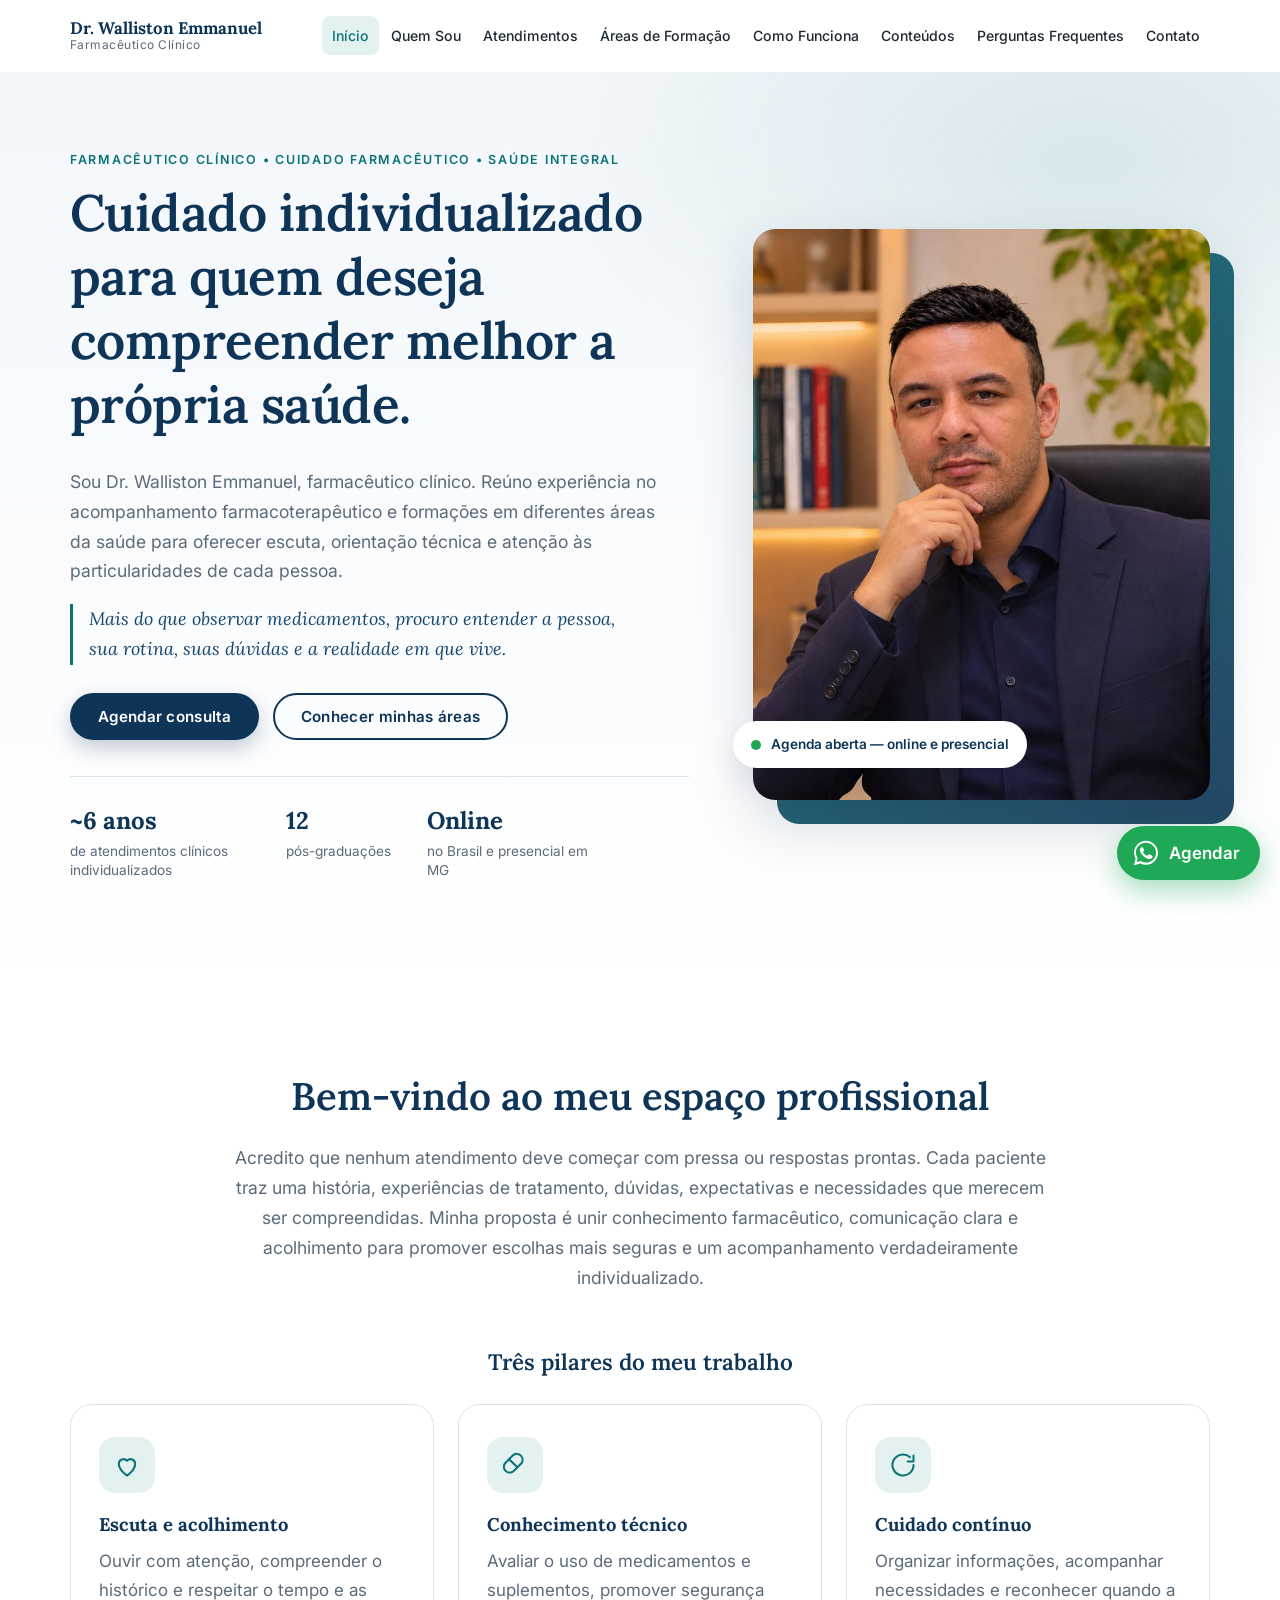
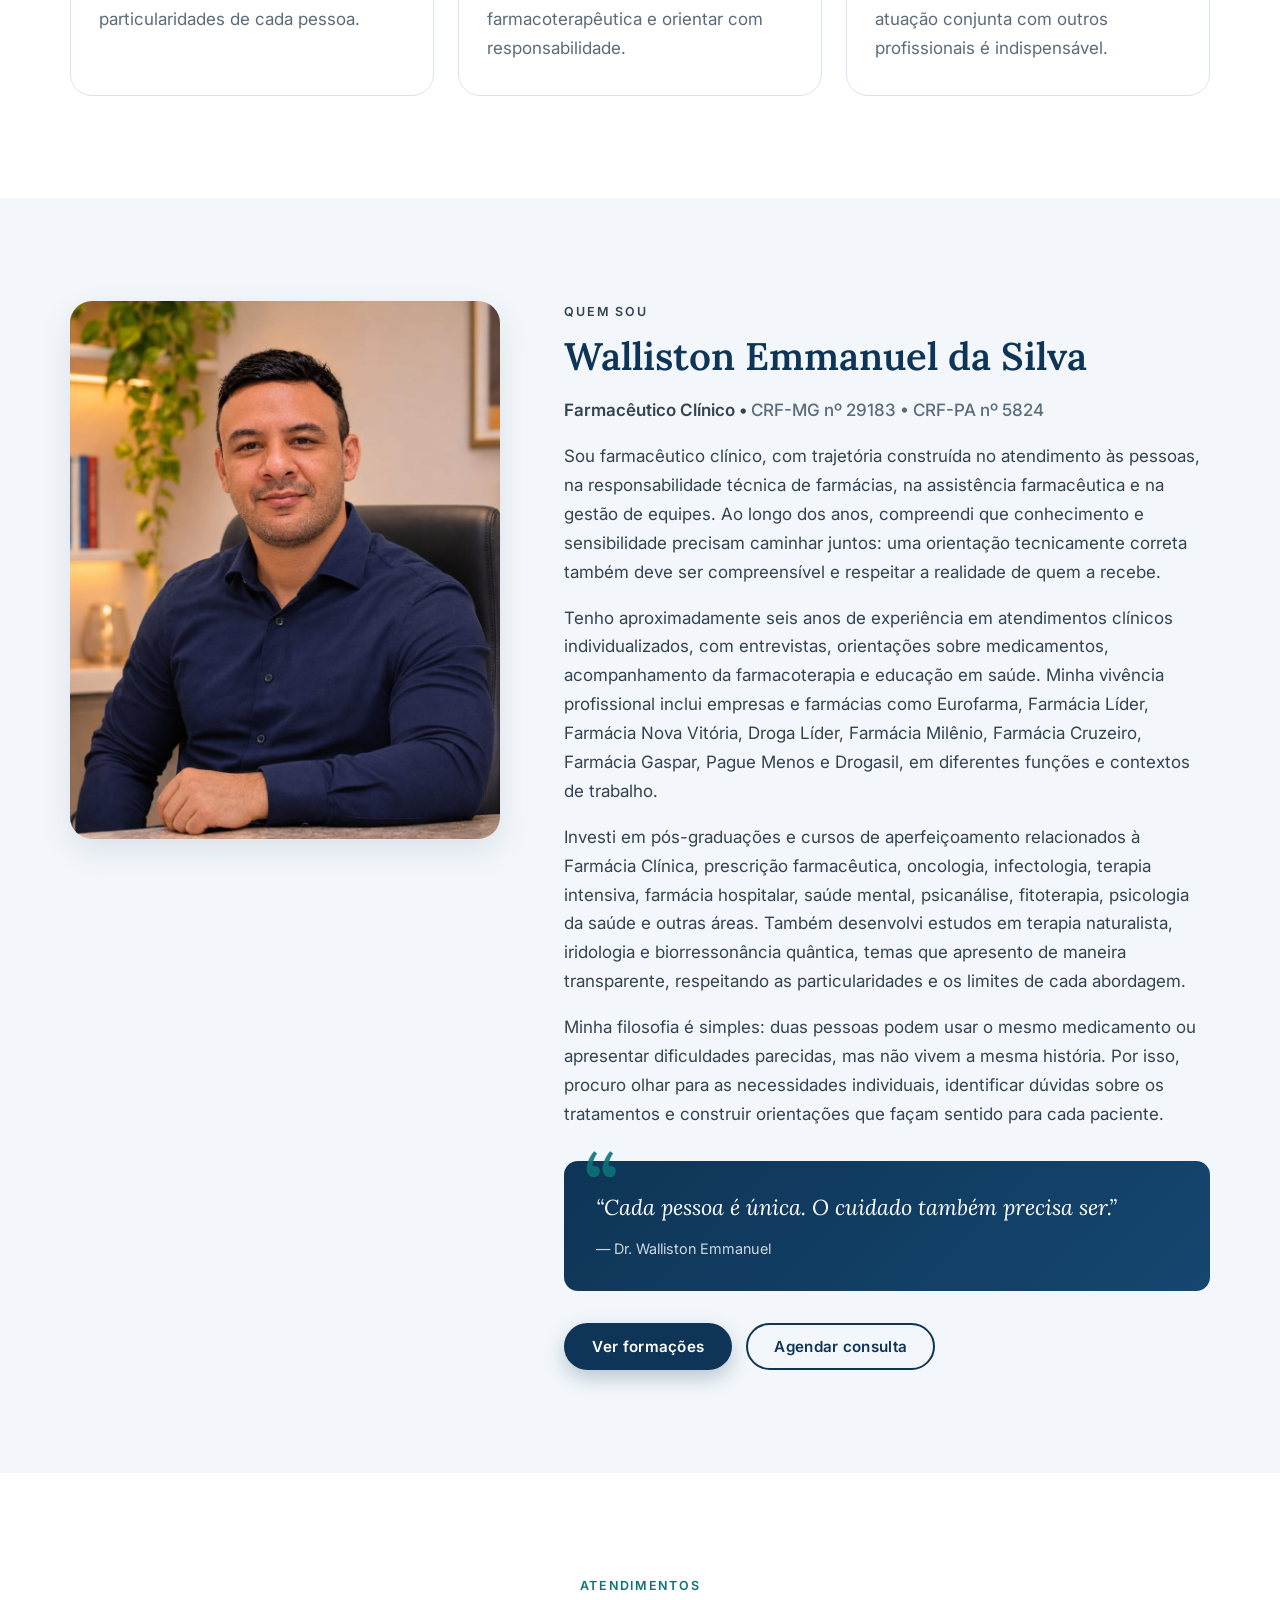
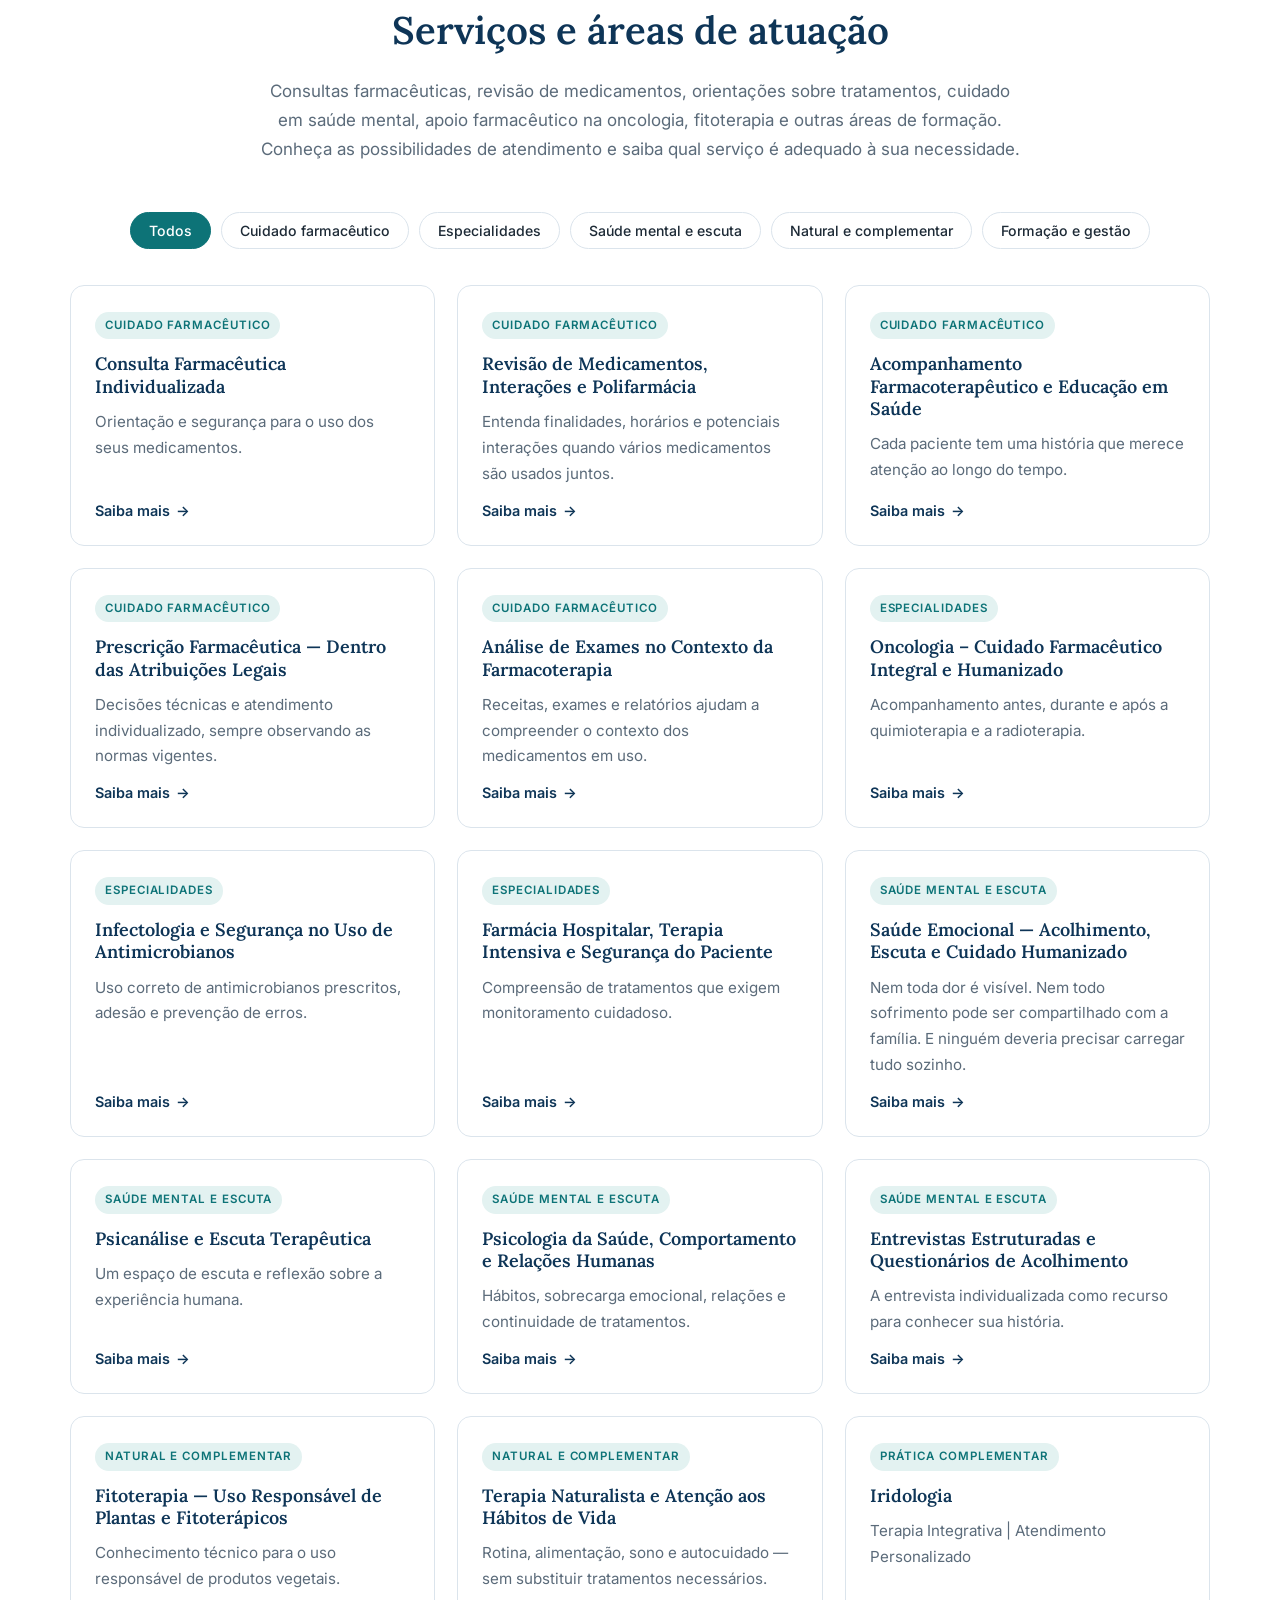
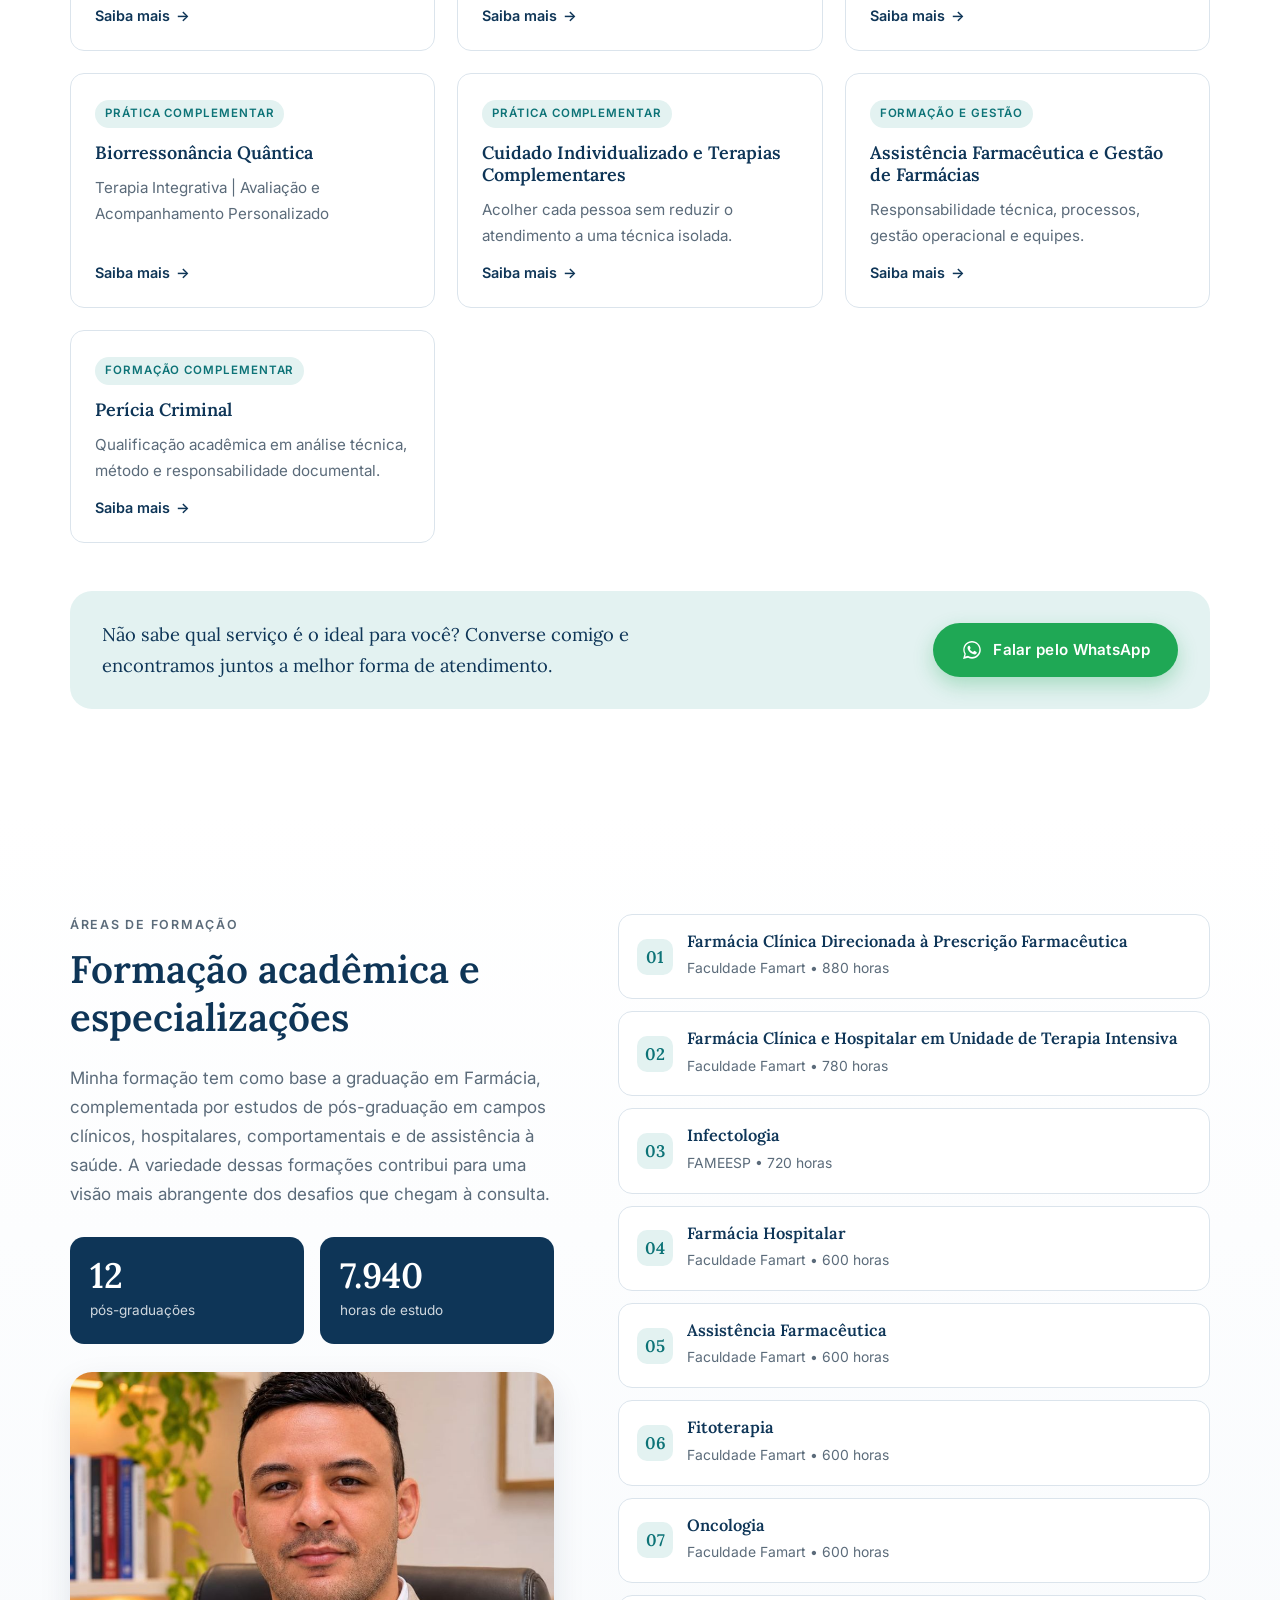
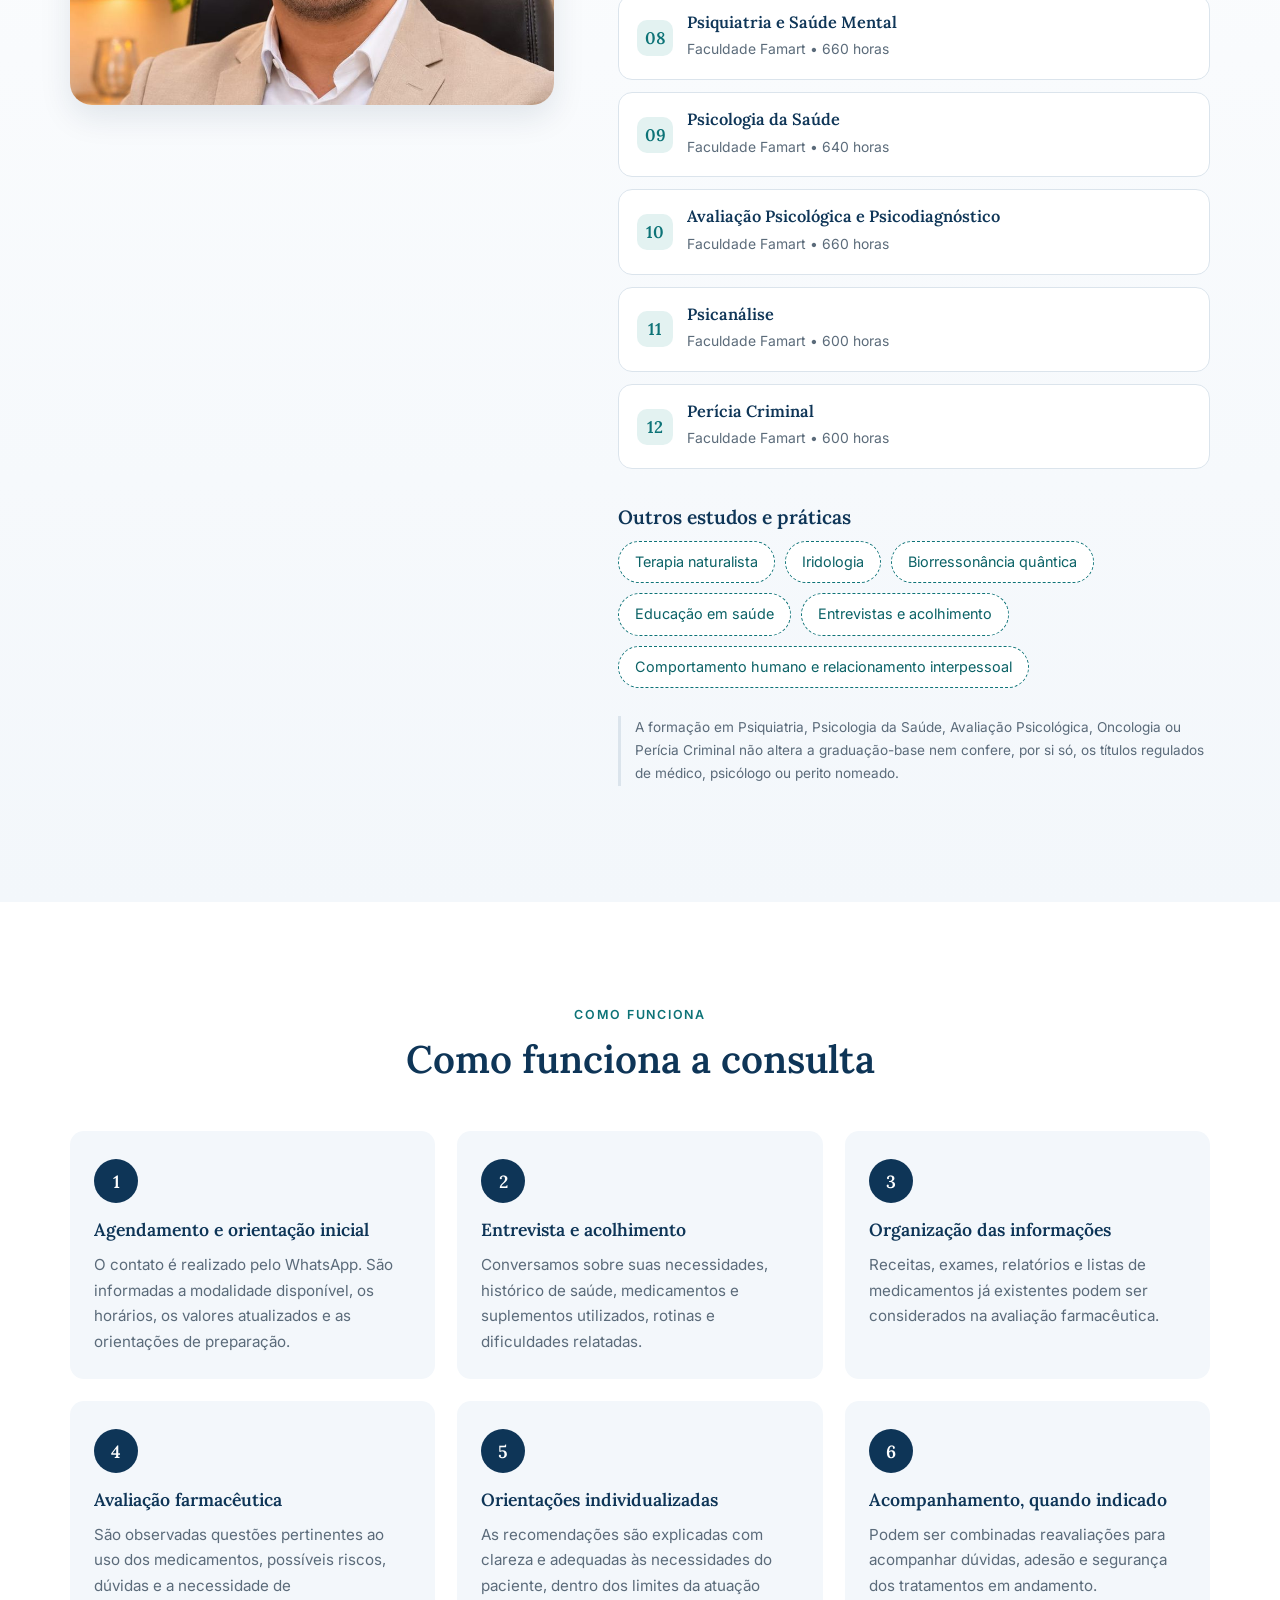
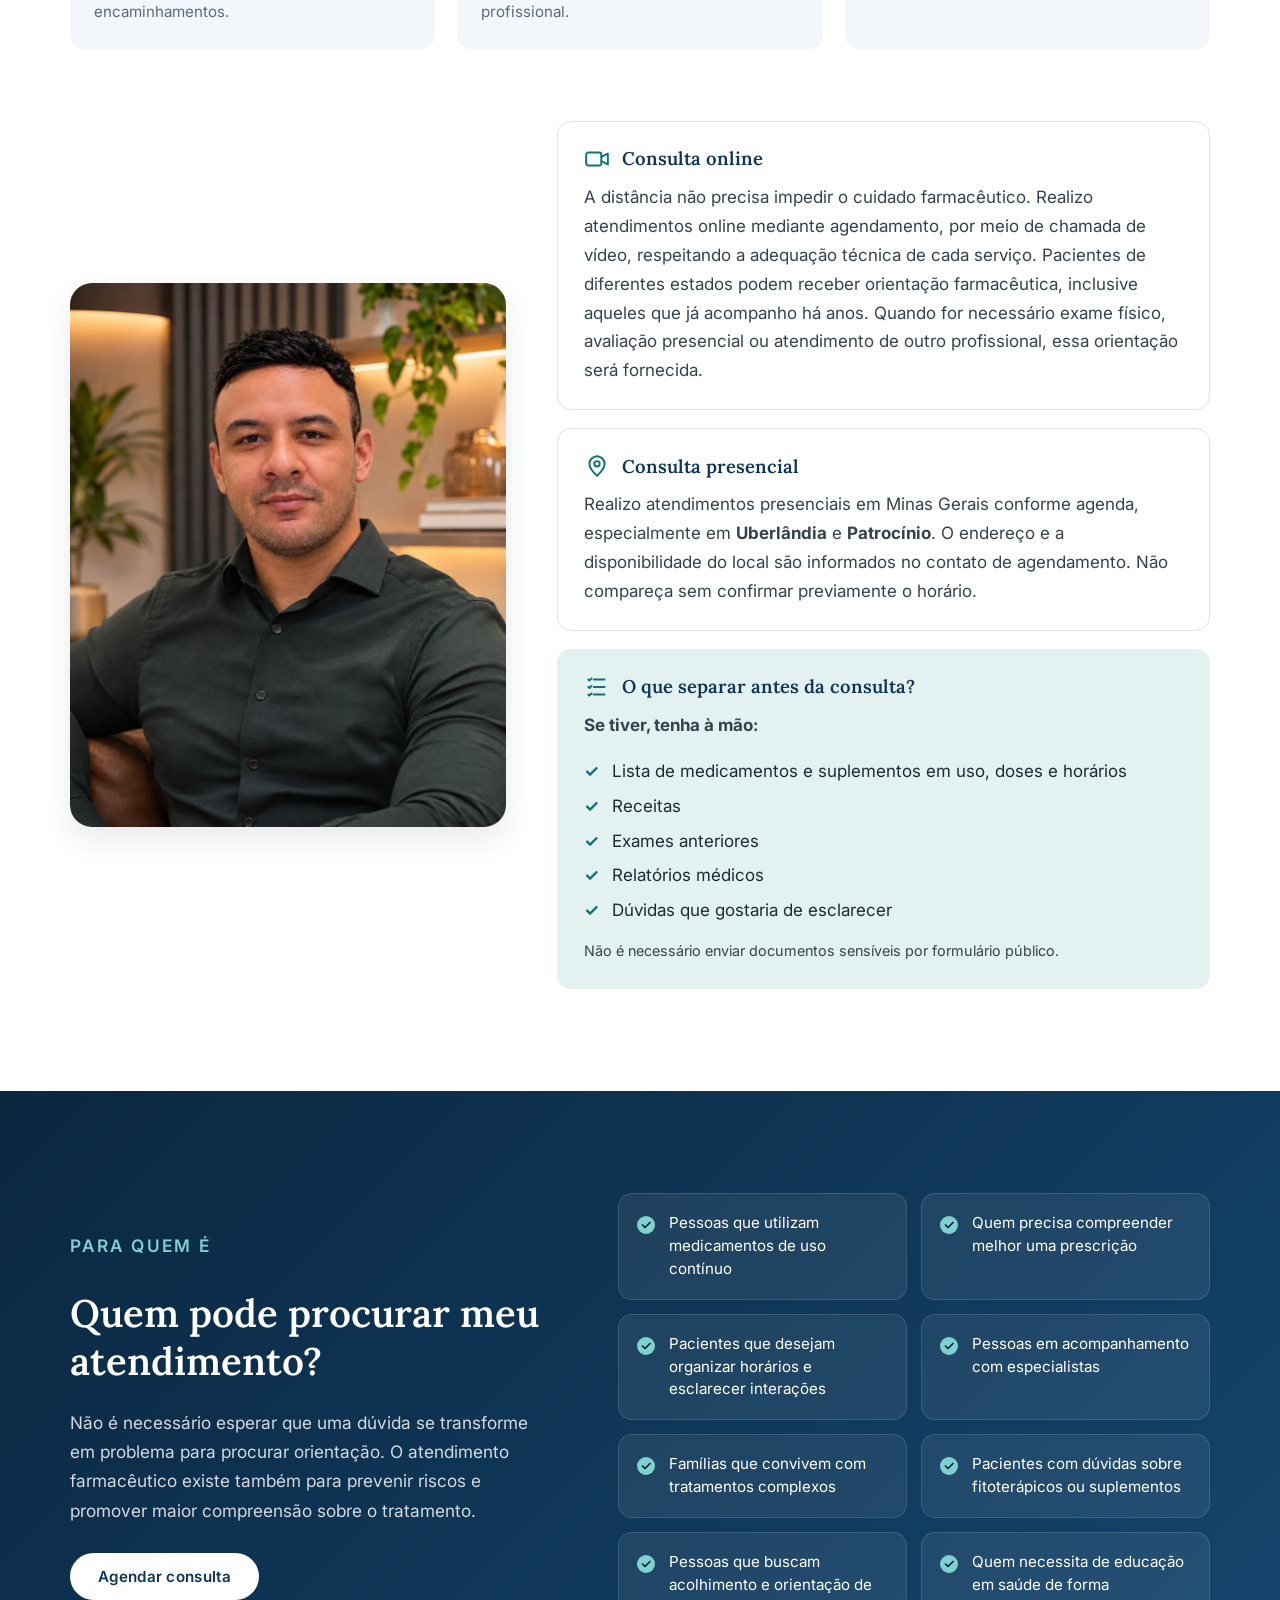
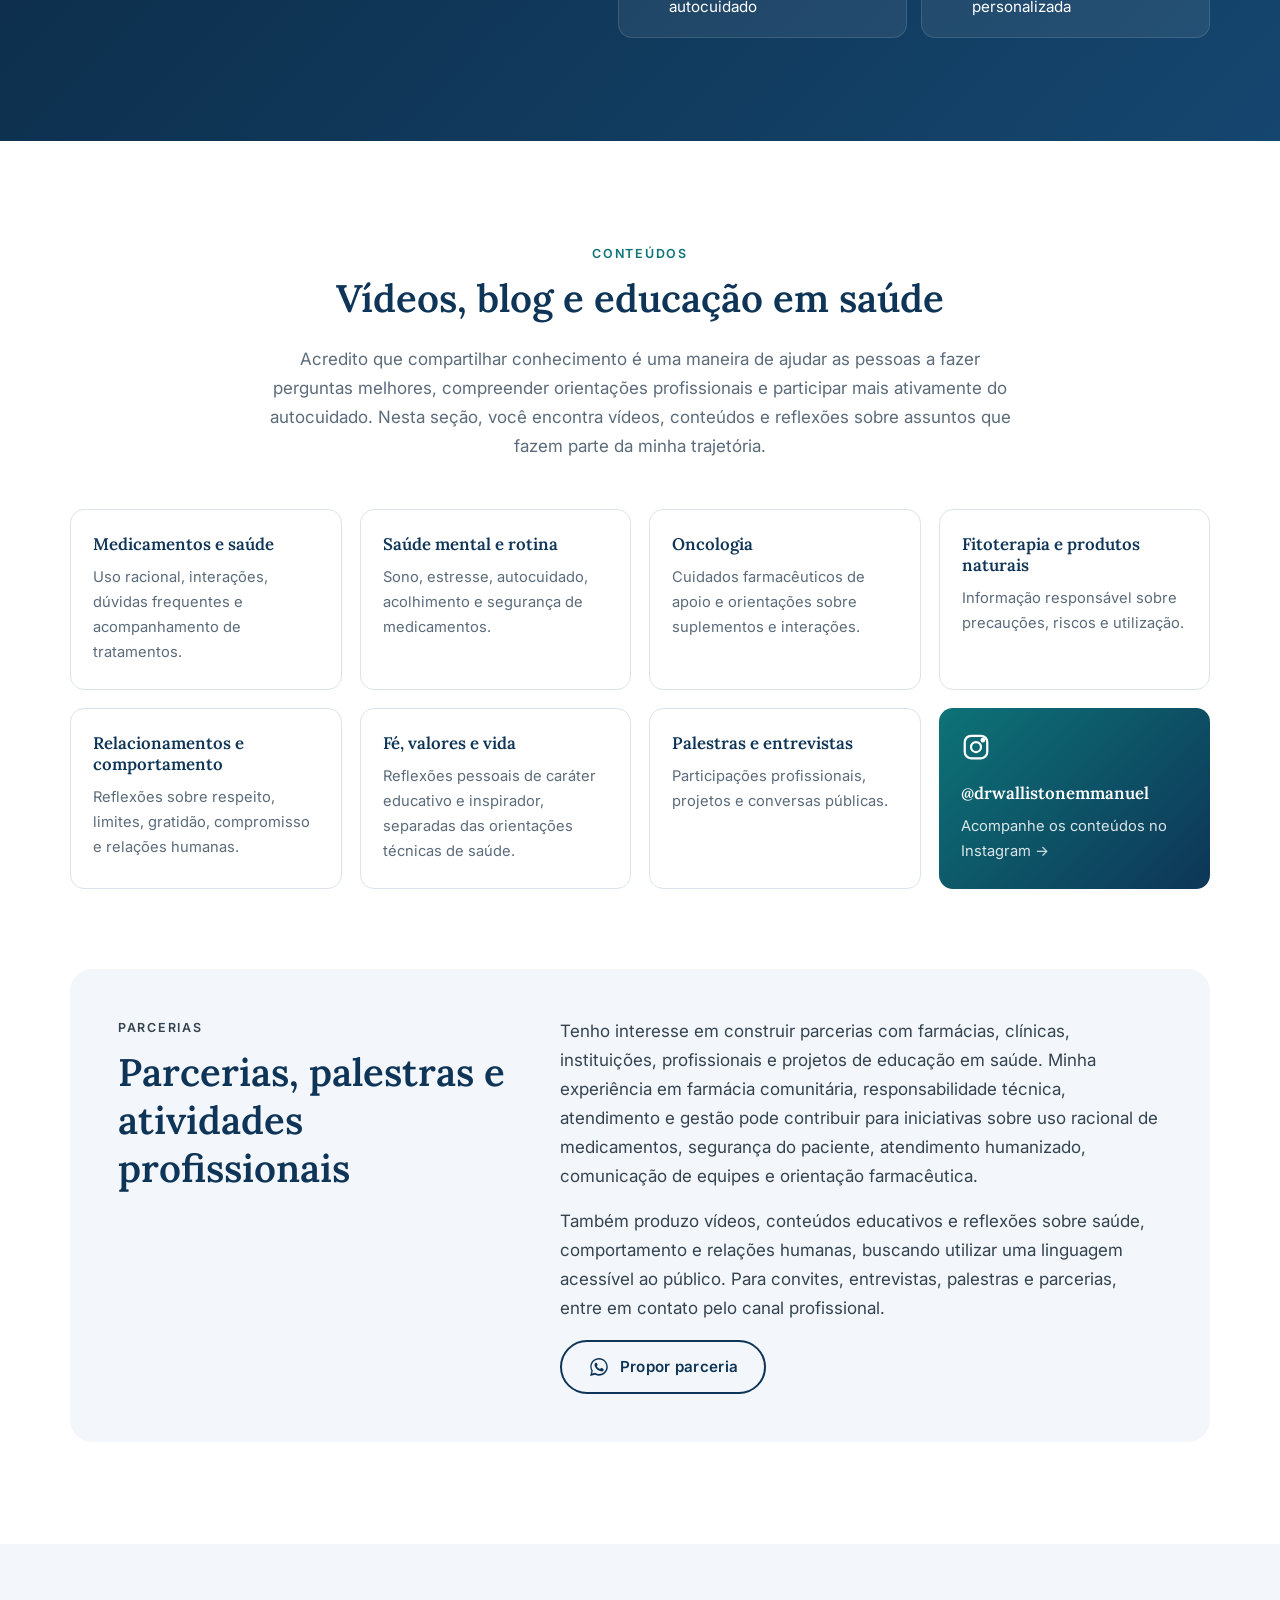
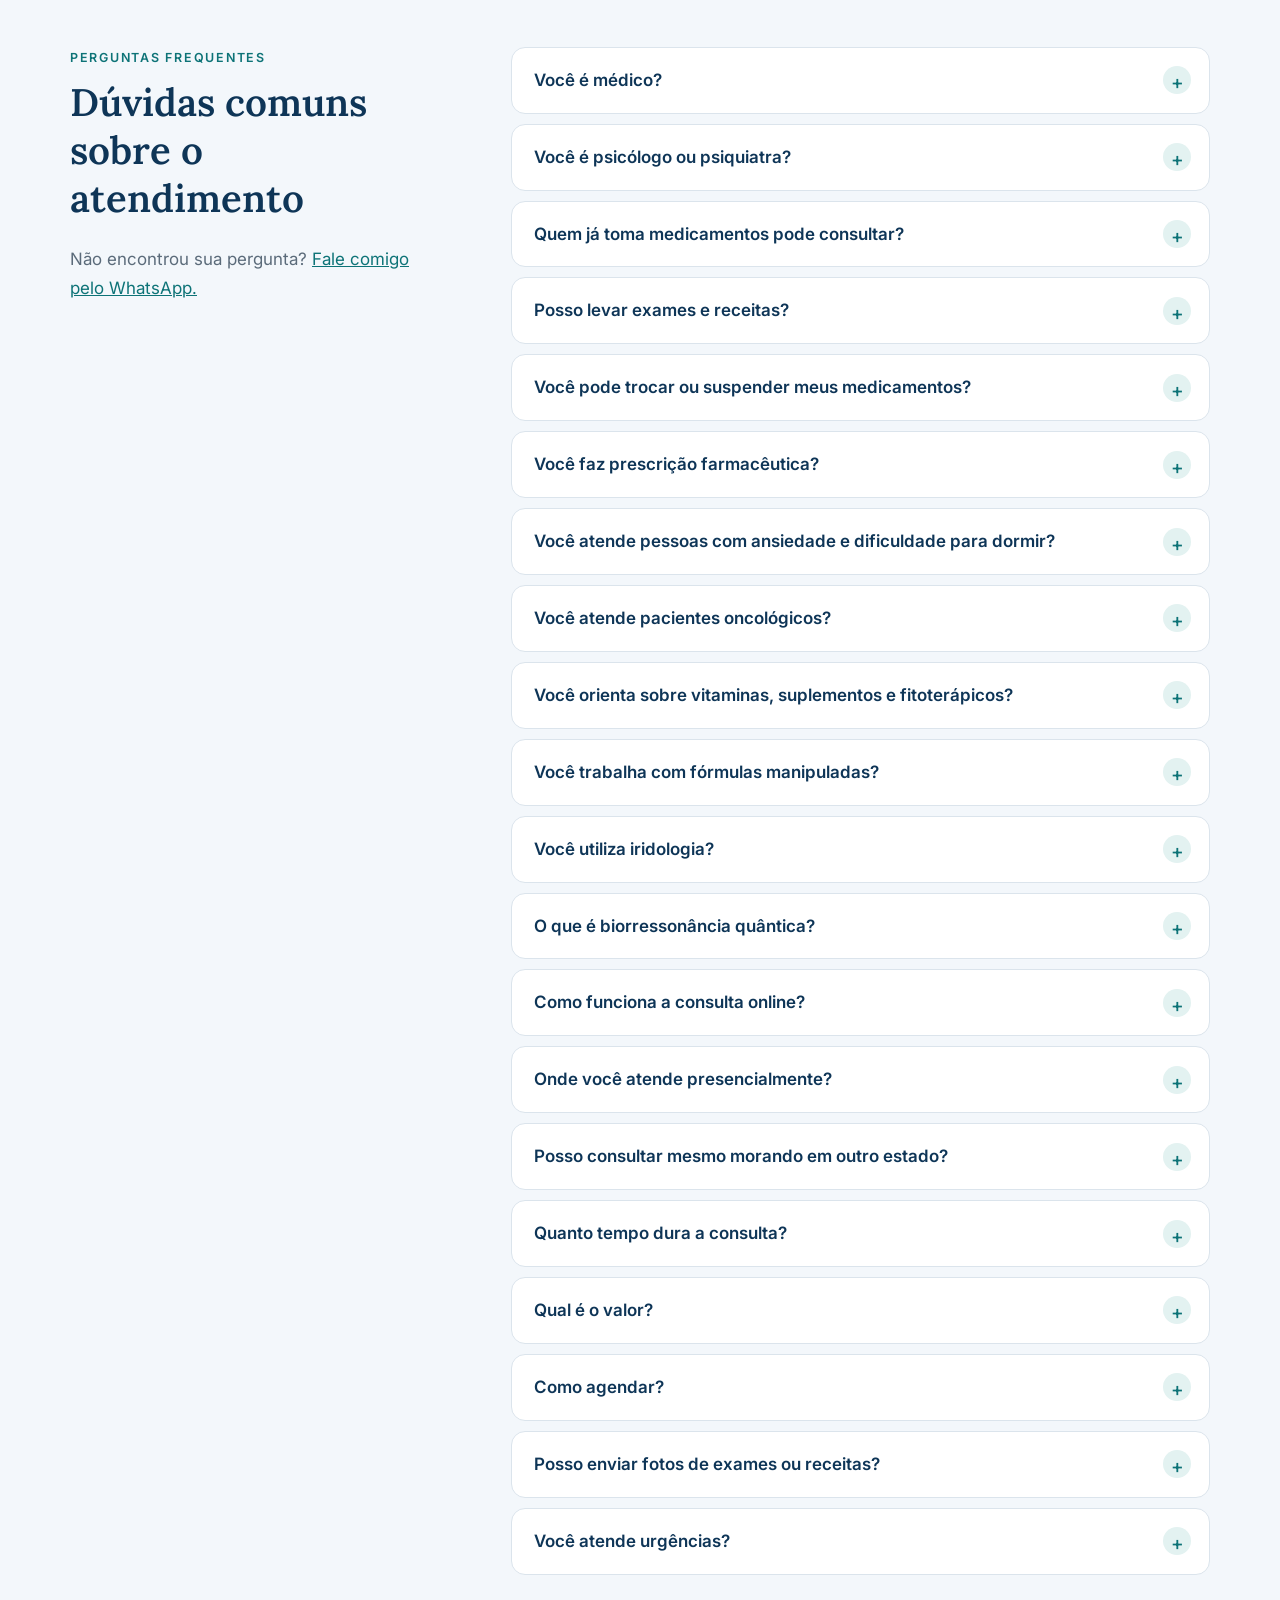
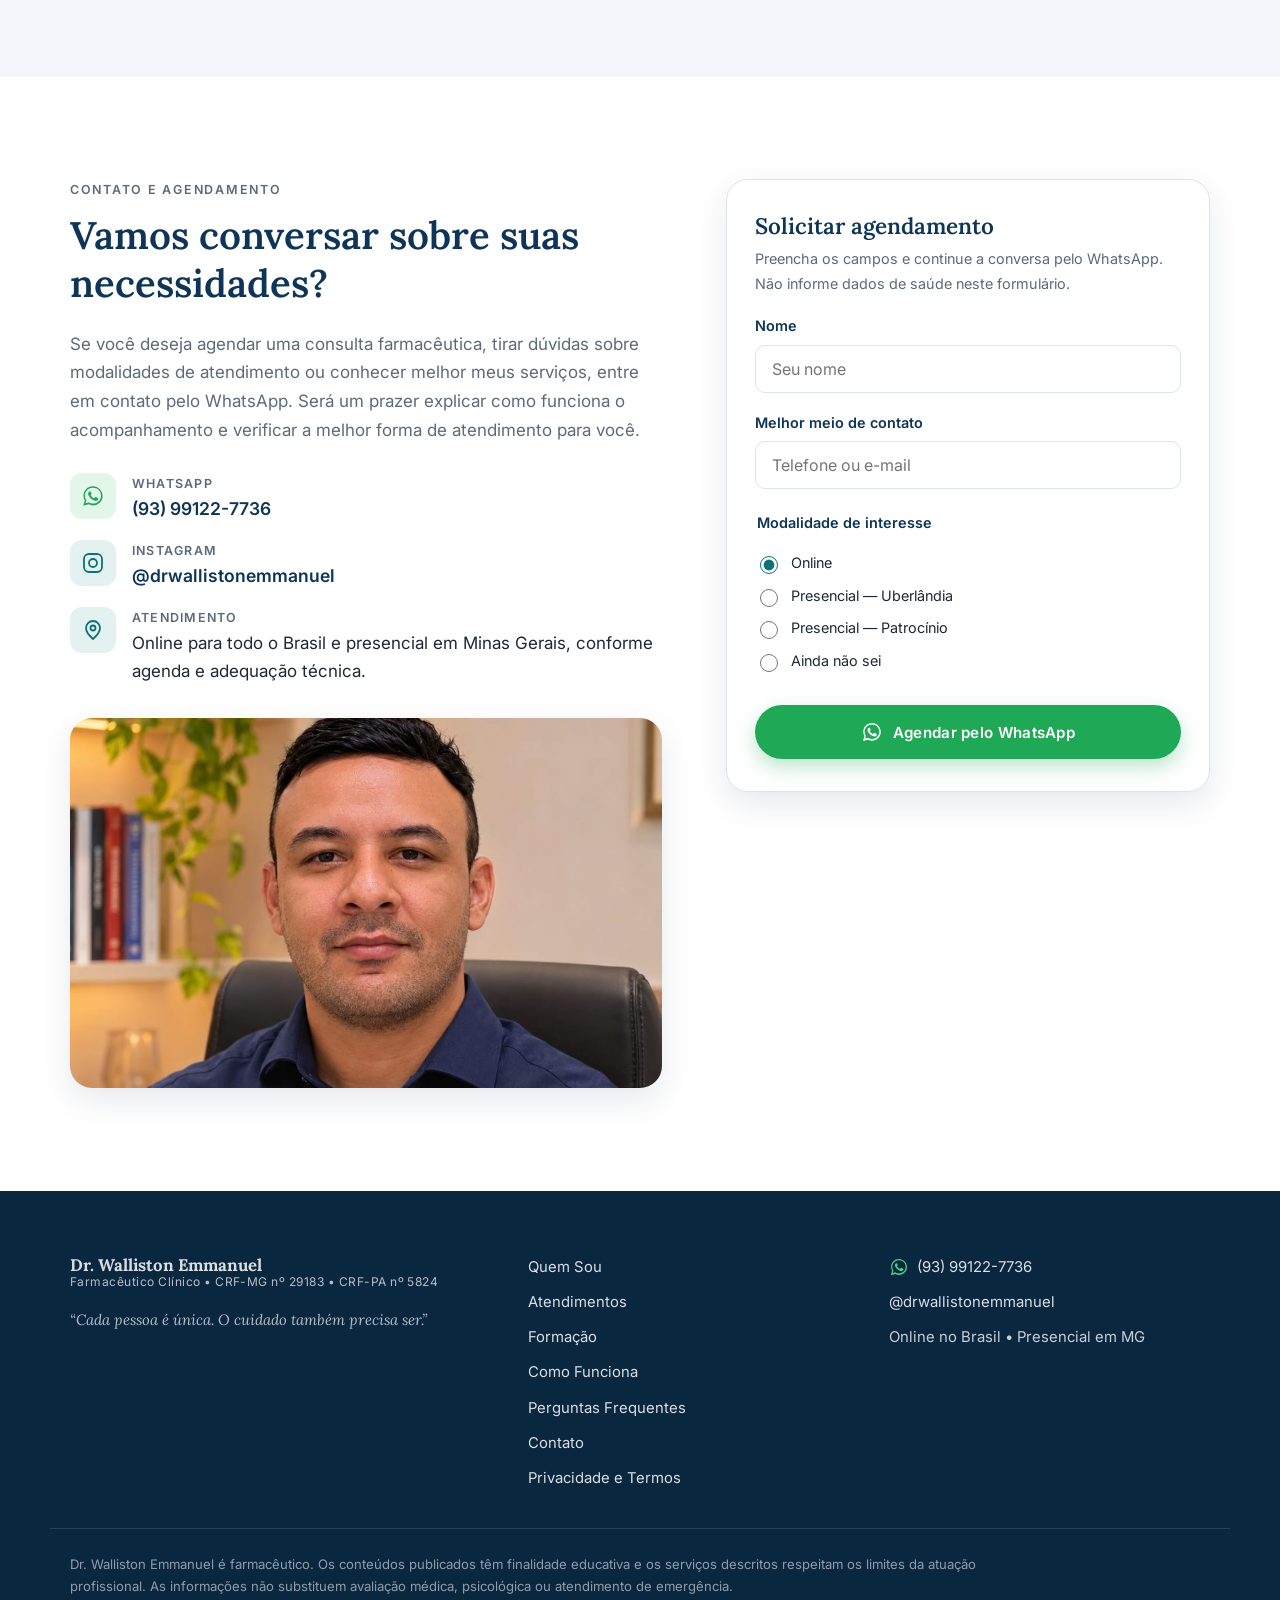
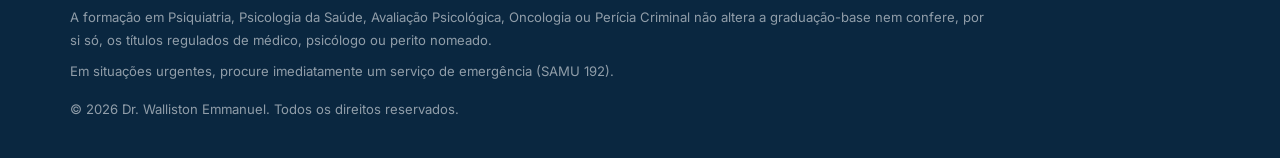
<file: index.html>
<!DOCTYPE html>
<html lang="pt-BR">
<head>
  <meta charset="UTF-8">
  <meta name="viewport" content="width=device-width, initial-scale=1.0">
  <title>Dr. Walliston Emmanuel | Farmacêutico Clínico e Consulta Online</title>
  <meta name="description" content="Consulta farmacêutica individualizada, orientação sobre medicamentos, fitoterapia e cuidado em saúde mental. Conheça o atendimento do Dr. Walliston Emmanuel.">
  <meta property="og:title" content="Dr. Walliston Emmanuel | Farmacêutico Clínico">
  <meta property="og:description" content="Cuidado individualizado para quem deseja compreender melhor a própria saúde.">
  <meta property="og:image" content="assets/img/hero.jpg">
  <meta property="og:type" content="website">
  <meta name="theme-color" content="#0e3557">
  <link rel="preconnect" href="https://fonts.googleapis.com">
  <link rel="preconnect" href="https://fonts.gstatic.com" crossorigin>
  <link href="https://fonts.googleapis.com/css2?family=Lora:ital,wght@0,500;0,600;0,700;1,500&family=Inter:wght@400;500;600&display=swap" rel="stylesheet">
  <link rel="stylesheet" href="css/style.css">
  <script type="application/ld+json">
  {
    "@context": "https://schema.org",
    "@type": "Person",
    "name": "Walliston Emmanuel da Silva",
    "alternateName": "Dr. Walliston Emmanuel",
    "jobTitle": "Farmacêutico Clínico",
    "telephone": "+55-93-99122-7736",
    "sameAs": ["https://www.instagram.com/drwallistonemmanuel/"],
    "address": {"@type": "PostalAddress", "addressRegion": "MG", "addressCountry": "BR"}
  }
  </script>
</head>
<body>
  <a class="skip" href="#conteudo">Pular para o conteúdo</a>

  <!-- ===== CABEÇALHO ===== -->
  <header class="header" id="topo">
    <div class="container header__inner">
      <a href="#inicio" class="brand" aria-label="Dr. Walliston Emmanuel — início">
        <span class="brand__text">
          <strong>Dr. Walliston Emmanuel</strong>
          <small>Farmacêutico Clínico</small>
        </span>
      </a>
      <button class="nav-toggle" aria-label="Abrir menu" aria-expanded="false" aria-controls="menu">
        <span></span><span></span><span></span>
      </button>
      <nav class="nav" id="menu" aria-label="Menu principal">
        <ul>
          <li><a href="#inicio">Início</a></li>
          <li><a href="#quem-sou">Quem Sou</a></li>
          <li><a href="#atendimentos">Atendimentos</a></li>
          <li><a href="#formacao">Áreas de Formação</a></li>
          <li><a href="#como-funciona">Como Funciona</a></li>
          <li><a href="#conteudos">Conteúdos</a></li>
          <li><a href="#faq">Perguntas Frequentes</a></li>
          <li><a href="#contato">Contato</a></li>
        </ul>
        <a href="#contato" class="btn btn--primary btn--sm nav__cta">Agendar consulta</a>
      </nav>
    </div>
  </header>

  <main id="conteudo">

    <!-- ===== 1. INÍCIO ===== -->
    <section class="hero" id="inicio">
      <div class="container hero__inner">
        <div class="hero__text reveal">
          <p class="eyebrow">Farmacêutico Clínico • Cuidado Farmacêutico • Saúde Integral</p>
          <h1>Cuidado individualizado para quem deseja compreender melhor a própria saúde.</h1>
          <p class="hero__sub">Sou Dr. Walliston Emmanuel, farmacêutico clínico. Reúno experiência no acompanhamento farmacoterapêutico e formações em diferentes áreas da saúde para oferecer escuta, orientação técnica e atenção às particularidades de cada pessoa.</p>
          <p class="hero__call">Mais do que observar medicamentos, procuro entender a pessoa, sua rotina, suas dúvidas e a realidade em que vive.</p>
          <div class="hero__actions">
            <a href="#contato" class="btn btn--primary">Agendar consulta</a>
            <a href="#atendimentos" class="btn btn--ghost">Conhecer minhas áreas</a>
          </div>
          <ul class="hero__facts">
            <li><strong>~6 anos</strong><span>de atendimentos clínicos individualizados</span></li>
            <li><strong>12</strong><span>pós-graduações</span></li>
            <li><strong>Online</strong><span>no Brasil e presencial em MG</span></li>
          </ul>
        </div>
        <figure class="hero__photo reveal">
          <img src="assets/img/hero.jpg" alt="Dr. Walliston Emmanuel em seu consultório, de blazer azul-marinho" width="900" height="1125" fetchpriority="high">
          <figcaption class="hero__badge">
            <span class="dot"></span> Agenda aberta — online e presencial
          </figcaption>
        </figure>
      </div>
    </section>

    <!-- Boas-vindas + pilares -->
    <section class="section welcome">
      <div class="container">
        <div class="welcome__intro reveal">
          <h2>Bem-vindo ao meu espaço profissional</h2>
          <p>Acredito que nenhum atendimento deve começar com pressa ou respostas prontas. Cada paciente traz uma história, experiências de tratamento, dúvidas, expectativas e necessidades que merecem ser compreendidas. Minha proposta é unir conhecimento farmacêutico, comunicação clara e acolhimento para promover escolhas mais seguras e um acompanhamento verdadeiramente individualizado.</p>
        </div>
        <h3 class="pillars__title reveal">Três pilares do meu trabalho</h3>
        <div class="pillars">
          <article class="pillar reveal">
            <div class="pillar__icon" aria-hidden="true">
              <svg viewBox="0 0 24 24"><path d="M12 21s-7-4.35-7-10a4 4 0 0 1 7-2.65A4 4 0 0 1 19 11c0 5.65-7 10-7 10z"/></svg>
            </div>
            <h4>Escuta e acolhimento</h4>
            <p>Ouvir com atenção, compreender o histórico e respeitar o tempo e as particularidades de cada pessoa.</p>
          </article>
          <article class="pillar reveal">
            <div class="pillar__icon" aria-hidden="true">
              <svg viewBox="0 0 24 24"><path d="M10.5 3.5a5 5 0 0 1 7 7l-7 7a5 5 0 0 1-7-7z"/><path d="M7 7l7 7"/></svg>
            </div>
            <h4>Conhecimento técnico</h4>
            <p>Avaliar o uso de medicamentos e suplementos, promover segurança farmacoterapêutica e orientar com responsabilidade.</p>
          </article>
          <article class="pillar reveal">
            <div class="pillar__icon" aria-hidden="true">
              <svg viewBox="0 0 24 24"><path d="M21 12a9 9 0 1 1-3-6.7"/><path d="M21 4v5h-5"/></svg>
            </div>
            <h4>Cuidado contínuo</h4>
            <p>Organizar informações, acompanhar necessidades e reconhecer quando a atuação conjunta com outros profissionais é indispensável.</p>
          </article>
        </div>
      </div>
    </section>

    <!-- ===== 2. QUEM SOU ===== -->
    <section class="section about" id="quem-sou">
      <div class="container about__inner">
        <figure class="about__photo reveal">
          <img src="assets/img/sobre.jpg" alt="Dr. Walliston Emmanuel sorrindo, sentado à mesa do consultório" width="900" height="1125" loading="lazy">
        </figure>
        <div class="about__text reveal">
          <p class="eyebrow">Quem sou</p>
          <h2>Walliston Emmanuel da Silva</h2>
          <p class="about__role">Farmacêutico Clínico • <span class="crf">CRF-MG nº 29183 • CRF-PA nº 5824</span></p>
          <p>Sou farmacêutico clínico, com trajetória construída no atendimento às pessoas, na responsabilidade técnica de farmácias, na assistência farmacêutica e na gestão de equipes. Ao longo dos anos, compreendi que conhecimento e sensibilidade precisam caminhar juntos: uma orientação tecnicamente correta também deve ser compreensível e respeitar a realidade de quem a recebe.</p>
          <p>Tenho aproximadamente seis anos de experiência em atendimentos clínicos individualizados, com entrevistas, orientações sobre medicamentos, acompanhamento da farmacoterapia e educação em saúde. Minha vivência profissional inclui empresas e farmácias como Eurofarma, Farmácia Líder, Farmácia Nova Vitória, Droga Líder, Farmácia Milênio, Farmácia Cruzeiro, Farmácia Gaspar, Pague Menos e Drogasil, em diferentes funções e contextos de trabalho.</p>
          <p>Investi em pós-graduações e cursos de aperfeiçoamento relacionados à Farmácia Clínica, prescrição farmacêutica, oncologia, infectologia, terapia intensiva, farmácia hospitalar, saúde mental, psicanálise, fitoterapia, psicologia da saúde e outras áreas. Também desenvolvi estudos em terapia naturalista, iridologia e biorressonância quântica, temas que apresento de maneira transparente, respeitando as particularidades e os limites de cada abordagem.</p>
          <p>Minha filosofia é simples: duas pessoas podem usar o mesmo medicamento ou apresentar dificuldades parecidas, mas não vivem a mesma história. Por isso, procuro olhar para as necessidades individuais, identificar dúvidas sobre os tratamentos e construir orientações que façam sentido para cada paciente.</p>
          <blockquote class="signature">
            <p>“Cada pessoa é única. O cuidado também precisa ser.”</p>
            <cite>— Dr. Walliston Emmanuel</cite>
          </blockquote>
          <div class="about__actions">
            <a href="#formacao" class="btn btn--primary">Ver formações</a>
            <a href="#contato" class="btn btn--ghost">Agendar consulta</a>
          </div>
        </div>
      </div>
    </section>

    <!-- ===== 4. ATENDIMENTOS ===== -->
    <section class="section services" id="atendimentos">
      <div class="container">
        <header class="section__head reveal">
          <p class="eyebrow">Atendimentos</p>
          <h2>Serviços e áreas de atuação</h2>
          <p>Consultas farmacêuticas, revisão de medicamentos, orientações sobre tratamentos, cuidado em saúde mental, apoio farmacêutico na oncologia, fitoterapia e outras áreas de formação. Conheça as possibilidades de atendimento e saiba qual serviço é adequado à sua necessidade.</p>
        </header>

        <div class="filters reveal" role="tablist" aria-label="Filtrar serviços">
          <button class="filter is-active" data-filter="all" role="tab" aria-selected="true">Todos</button>
          <button class="filter" data-filter="farmacia" role="tab" aria-selected="false">Cuidado farmacêutico</button>
          <button class="filter" data-filter="especialidades" role="tab" aria-selected="false">Especialidades</button>
          <button class="filter" data-filter="mente" role="tab" aria-selected="false">Saúde mental e escuta</button>
          <button class="filter" data-filter="natural" role="tab" aria-selected="false">Natural e complementar</button>
          <button class="filter" data-filter="profissional" role="tab" aria-selected="false">Formação e gestão</button>
        </div>

        <div class="cards" id="service-cards">

          <article class="card" data-cat="farmacia">
            <span class="card__tag">Cuidado farmacêutico</span>
            <h3>Consulta Farmacêutica Individualizada</h3>
            <p>Orientação e segurança para o uso dos seus medicamentos.</p>
            <button class="card__more" type="button">Saiba mais</button>
            <div class="card__full" hidden>
              <p>A consulta farmacêutica é um momento de escuta e avaliação profissional dedicado à compreensão do histórico de uso de medicamentos, suplementos, dificuldades de adesão e dúvidas que impactam o autocuidado. Durante o atendimento, conversamos sobre a rotina, os tratamentos prescritos, possíveis efeitos indesejados e necessidades de orientação ou encaminhamento. O objetivo é promover segurança, clareza e uso racional de medicamentos.</p>
              <p class="note"><strong>Indicado para:</strong> quem utiliza medicamentos de maneira contínua, tem dúvidas sobre horários, associações, reações adversas, suplementos ou deseja organizar suas informações de saúde.</p>
            </div>
          </article>

          <article class="card" data-cat="farmacia">
            <span class="card__tag">Cuidado farmacêutico</span>
            <h3>Revisão de Medicamentos, Interações e Polifarmácia</h3>
            <p>Entenda finalidades, horários e potenciais interações quando vários medicamentos são usados juntos.</p>
            <button class="card__more" type="button">Saiba mais</button>
            <div class="card__full" hidden>
              <p>Quando vários medicamentos são utilizados ao mesmo tempo, é importante entender suas finalidades, horários, potenciais interações e cuidados necessários. Faço revisão farmacêutica das informações disponíveis, identifico pontos que merecem atenção e oriento como conversar com o prescritor sobre eventuais ajustes.</p>
              <p class="note">Nenhum medicamento de prescrição é suspenso ou alterado pelo paciente com base apenas em conteúdo do site.</p>
            </div>
          </article>

          <article class="card" data-cat="farmacia">
            <span class="card__tag">Cuidado farmacêutico</span>
            <h3>Acompanhamento Farmacoterapêutico e Educação em Saúde</h3>
            <p>Cada paciente tem uma história que merece atenção ao longo do tempo.</p>
            <button class="card__more" type="button">Saiba mais</button>
            <div class="card__full" hidden>
              <p>O acompanhamento farmacoterapêutico permite revisar dúvidas ao longo do tempo, verificar dificuldades relatadas, organizar o plano de uso dos medicamentos e reforçar orientações relevantes. A educação em saúde faz parte desse processo: compreender o próprio tratamento é uma maneira importante de participar das decisões juntamente com a equipe responsável.</p>
            </div>
          </article>

          <article class="card" data-cat="farmacia">
            <span class="card__tag">Cuidado farmacêutico</span>
            <h3>Prescrição Farmacêutica — Dentro das Atribuições Legais</h3>
            <p>Decisões técnicas e atendimento individualizado, sempre observando as normas vigentes.</p>
            <button class="card__more" type="button">Saiba mais</button>
            <div class="card__full" hidden>
              <p>Minha formação em Farmácia Clínica direcionada à Prescrição Farmacêutica contribui para decisões técnicas e para o atendimento individualizado. Quando cabível e juridicamente autorizado, a atuação pode incluir intervenções e documentos farmacêuticos pertinentes, sempre observando as normas vigentes, a segurança do paciente e a necessidade de avaliação por profissional prescritor habilitado.</p>
            </div>
          </article>

          <article class="card" data-cat="farmacia">
            <span class="card__tag">Cuidado farmacêutico</span>
            <h3>Análise de Exames no Contexto da Farmacoterapia</h3>
            <p>Receitas, exames e relatórios ajudam a compreender o contexto dos medicamentos em uso.</p>
            <button class="card__more" type="button">Saiba mais</button>
            <div class="card__full" hidden>
              <p>Receitas, exames laboratoriais e relatórios já disponíveis ajudam a compreender o contexto dos medicamentos em uso. Posso discutir informações relevantes para o cuidado farmacêutico, orientar sobre possíveis efeitos dos tratamentos em determinados parâmetros e identificar situações que devem ser levadas ao médico responsável.</p>
              <p class="note">Essa análise não substitui diagnóstico nem interpretação médica de exames.</p>
            </div>
          </article>

          <article class="card" data-cat="especialidades">
            <span class="card__tag">Especialidades</span>
            <h3>Oncologia – Cuidado Farmacêutico Integral e Humanizado</h3>
            <p>Acompanhamento antes, durante e após a quimioterapia e a radioterapia.</p>
            <button class="card__more" type="button">Saiba mais</button>
            <div class="card__full" hidden>
              <p>Meu trabalho com pacientes oncológicos vai muito além dos medicamentos. Ofereço acompanhamento individualizado, acolhimento e suporte durante uma das fases mais delicadas da vida.</p>
              <p>A quimioterapia e a radioterapia são tratamentos fundamentais no combate ao câncer, mas também podem afetar células saudáveis, provocar alterações no organismo e comprometer o bem-estar físico e emocional.</p>
              <p>Por isso, meu acompanhamento busca ajudar o paciente a atravessar esse período com mais equilíbrio, conforto e qualidade de vida.</p>
              <p><strong>Como trabalho com meus pacientes:</strong></p>
              <ul>
                <li><strong>Suplementação individualizada:</strong> avaliação das necessidades nutricionais e orientação sobre vitaminas, minerais e outros nutrientes, considerando a segurança e a compatibilidade com o tratamento oncológico.</li>
                <li><strong>Sono e descanso:</strong> acompanhamento das dificuldades para dormir e estratégias para favorecer um sono reparador.</li>
                <li><strong>Ansiedade e saúde emocional:</strong> escuta acolhedora, diálogo, orientação e apoio para enfrentar medos, angústias e inseguranças.</li>
                <li><strong>Alimentação e fortalecimento nutricional:</strong> atenção ao estado nutricional, ajudando o organismo a manter suas funções e a se recuperar dos efeitos do tratamento.</li>
                <li><strong>Acompanhamento farmacêutico:</strong> avaliação dos medicamentos, possíveis interações, efeitos adversos e necessidades individuais.</li>
                <li><strong>Apoio humanizado:</strong> atenção ao paciente e à sua família, respeitando suas dificuldades, sentimentos e necessidades.</li>
              </ul>
              <p>Meu objetivo não é cuidar apenas da doença, mas também da pessoa que está enfrentando a doença.</p>
              <p>Enquanto o tratamento oncológico atua contra o câncer, meu trabalho de suporte busca preservar a saúde geral, favorecer a recuperação e contribuir para que o paciente tenha melhores condições físicas e emocionais para continuar seu tratamento.</p>
              <p>Com formação em Farmácia Clínica e Oncologia, ofereço um acompanhamento próximo, integrado ao tratamento conduzido pela equipe oncológica.</p>
              <p><strong>Porque enfrentar o câncer exige mais do que medicamentos. Exige cuidado, atenção, acolhimento e alguém disposto a ouvir.</strong></p>
              <p><a class="btn btn--whats" href="https://wa.me/5593991227736?text=Ol%C3%A1!%20Gostaria%20de%20agendar%20uma%20consulta%20com%20o%20Dr.%20Walliston%20Emmanuel." target="_blank" rel="noopener">Agendar consulta</a></p>
            </div>
          </article>

          <article class="card" data-cat="especialidades">
            <span class="card__tag">Especialidades</span>
            <h3>Infectologia e Segurança no Uso de Antimicrobianos</h3>
            <p>Uso correto de antimicrobianos prescritos, adesão e prevenção de erros.</p>
            <button class="card__more" type="button">Saiba mais</button>
            <div class="card__full" hidden>
              <p>A formação em Infectologia oferece fundamentos para orientar sobre uso correto de antimicrobianos prescritos, adesão ao esquema, prevenção de erros e reconhecimento de sinais que exigem atendimento.</p>
              <p class="note">A consulta não substitui o diagnóstico da infecção e não é um canal de fornecimento ou prescrição de antibióticos fora das condições legais.</p>
            </div>
          </article>

          <article class="card" data-cat="especialidades">
            <span class="card__tag">Especialidades</span>
            <h3>Farmácia Hospitalar, Terapia Intensiva e Segurança do Paciente</h3>
            <p>Compreensão de tratamentos que exigem monitoramento cuidadoso.</p>
            <button class="card__more" type="button">Saiba mais</button>
            <div class="card__full" hidden>
              <p>Tenho formação em Farmácia Hospitalar e Unidade de Terapia Intensiva, áreas que aprofundam conhecimentos sobre medicamentos de maior complexidade, processos assistenciais, riscos farmacoterapêuticos e comunicação em equipes de saúde. Esses conhecimentos enriquecem minha atuação educativa e clínica, especialmente na compreensão de tratamentos que exigem monitoramento cuidadoso.</p>
            </div>
          </article>

          <article class="card" data-cat="mente">
            <span class="card__tag">Saúde mental e escuta</span>
            <h3>Saúde Emocional — Acolhimento, Escuta e Cuidado Humanizado</h3>
            <p>Nem toda dor é visível. Nem todo sofrimento pode ser compartilhado com a família. E ninguém deveria precisar carregar tudo sozinho.</p>
            <button class="card__more" type="button">Saiba mais</button>
            <div class="card__full" hidden>
              <p>Existem momentos em que a pessoa tem uma família, um casamento, filhos, amigos e, mesmo assim, não encontra alguém com quem consiga conversar verdadeiramente sobre aquilo que está sentindo.</p>
              <p>Às vezes, o marido não consegue dividir suas preocupações com a esposa porque sabe que ela também está emocionalmente sobrecarregada. A esposa guarda suas angústias para não preocupar o marido. Os filhos escondem seus problemas para não aumentar o sofrimento dos pais. E os pais, muitas vezes, silenciam suas próprias dores para continuar sendo o apoio da família.</p>
              <p><strong>Mas quem cuida emocionalmente de quem está sempre tentando ser forte para todos?</strong></p>
              <p>É nesse momento que ofereço um espaço de acolhimento, escuta e acompanhamento individualizado.</p>
              <p>Meu trabalho é ouvir sua história, compreender sua realidade, suas dificuldades, seus medos e os sentimentos que talvez você nunca tenha conseguido compartilhar com ninguém.</p>
              <p>Durante nossos encontros, trabalhamos juntos para compreender conflitos, reconhecer padrões emocionais, desenvolver o autoconhecimento, fortalecer a autoestima e encontrar caminhos para enfrentar as dificuldades da vida.</p>
              <p><strong>Aqui, você não precisa fingir que está bem.</strong></p>
              <p>Você pode falar sobre seu casamento, seus filhos, seus pais, seus relacionamentos, suas frustrações, suas perdas, seus arrependimentos, suas inseguranças ou qualquer situação que esteja comprometendo sua paz emocional.</p>
              <p>Sem julgamentos. Sem críticas. Sem constrangimentos.</p>
              <p>Sua história merece respeito. Suas experiências são suas, seus sentimentos são legítimos e sua realidade será acolhida com discrição, ética e compromisso com o sigilo profissional.</p>
              <p>Não estou aqui para decidir sua vida por você, mas para ajudar você a enxergar possibilidades, compreender melhor suas emoções e desenvolver segurança para tomar suas próprias decisões.</p>
              <p>Você não precisa ter todas as respostas. Às vezes, o primeiro passo para encontrar um caminho é simplesmente ter alguém disposto a ouvir.</p>
              <p><a class="btn btn--whats" href="https://wa.me/5593991227736?text=Ol%C3%A1!%20Gostaria%20de%20agendar%20um%20atendimento%20com%20o%20Dr.%20Walliston%20Emmanuel." target="_blank" rel="noopener">Agendar atendimento</a></p>
            </div>
          </article>

          <article class="card" data-cat="mente">
            <span class="card__tag">Saúde mental e escuta</span>
            <h3>Psicanálise e Escuta Terapêutica</h3>
            <p>Um espaço de escuta e reflexão sobre a experiência humana.</p>
            <button class="card__more" type="button">Saiba mais</button>
            <div class="card__full" hidden>
              <p>Minha formação em Psicanálise sustenta uma proposta de escuta cuidadosa e reflexão sobre experiências pessoais, emoções, relações, conflitos e desafios vividos no cotidiano. O espaço de conversa busca favorecer a compreensão da própria história e das situações enfrentadas. A modalidade, duração, limites de confidencialidade e objetivos são explicados no agendamento.</p>
              <p class="note">Esse trabalho não deve ser confundido com avaliação psicológica privativa ou atendimento médico psiquiátrico.</p>
            </div>
          </article>

          <article class="card" data-cat="mente">
            <span class="card__tag">Saúde mental e escuta</span>
            <h3>Psicologia da Saúde, Comportamento e Relações Humanas</h3>
            <p>Hábitos, sobrecarga emocional, relações e continuidade de tratamentos.</p>
            <button class="card__more" type="button">Saiba mais</button>
            <div class="card__full" hidden>
              <p>A maneira como pensamos, convivemos e organizamos a rotina influencia escolhas de autocuidado. Meus estudos em Psicologia da Saúde e comportamento social ampliam a atenção a temas como hábitos, sobrecarga emocional, relações familiares, comunicação e dificuldades de continuidade de tratamentos.</p>
              <p class="note">A abordagem é educativa e de acolhimento, respeitando as competências exclusivas da Psicologia.</p>
            </div>
          </article>

          <article class="card" data-cat="mente">
            <span class="card__tag">Saúde mental e escuta</span>
            <h3>Entrevistas Estruturadas e Questionários de Acolhimento</h3>
            <p>A entrevista individualizada como recurso para conhecer sua história.</p>
            <button class="card__more" type="button">Saiba mais</button>
            <div class="card__full" hidden>
              <p>Utilizo a entrevista individualizada como recurso para conhecer história, hábitos, preocupações e dificuldades relatadas. Questionários podem ajudar a organizar temas de conversa, mas não são anunciados como testes psicológicos privativos ou instrumentos de diagnóstico. A entrevista também auxilia a decidir quando indicar outro profissional.</p>
            </div>
          </article>

          <article class="card" data-cat="natural">
            <span class="card__tag">Natural e complementar</span>
            <h3>Fitoterapia — Uso Responsável de Plantas e Fitoterápicos</h3>
            <p>Conhecimento técnico para o uso responsável de produtos vegetais.</p>
            <button class="card__more" type="button">Saiba mais</button>
            <div class="card__full" hidden>
              <p>A Fitoterapia faz parte da minha formação e do interesse por formas de cuidado que considerem recursos de origem vegetal. Na orientação farmacêutica, avalio as informações disponíveis sobre o uso de plantas medicinais e fitoterápicos, suas precauções, contraindicações e possíveis interações com medicamentos.</p>
              <p class="note">O fato de um produto ser natural não elimina riscos; o uso deve ser adequado à pessoa e à situação clínica.</p>
            </div>
          </article>

          <article class="card" data-cat="natural">
            <span class="card__tag">Natural e complementar</span>
            <h3>Terapia Naturalista e Atenção aos Hábitos de Vida</h3>
            <p>Rotina, alimentação, sono e autocuidado — sem substituir tratamentos necessários.</p>
            <button class="card__more" type="button">Saiba mais</button>
            <div class="card__full" hidden>
              <p>Minha trajetória inclui estudos ligados ao cuidado naturalista, à rotina, à alimentação, ao sono e aos hábitos cotidianos. Essa perspectiva valoriza a conversa sobre escolhas de vida, bem-estar e autocuidado, sem substituir tratamentos necessários. Cada recomendação é contextualizada e considera a segurança do paciente, especialmente quando existem doenças prévias ou uso de medicamentos.</p>
            </div>
          </article>

          <article class="card" data-cat="natural">
            <span class="card__tag">Prática complementar</span>
            <h3>Iridologia</h3>
            <p>Terapia Integrativa | Atendimento Personalizado</p>
            <button class="card__more" type="button">Saiba mais</button>
            <div class="card__full" hidden>
              <p>A iridologia é uma das práticas que utilizo em meus atendimentos terapêuticos, fazendo parte da minha trajetória profissional e da minha abordagem de cuidado integral à saúde.</p>
              <p>Sou terapeuta cadastrado na FENATE — Federação Nacional dos Terapeutas, com formação e experiência na utilização da iridologia.</p>
              <p>Por meio da observação das características da íris, trabalho com a interpretação iridológica como recurso complementar para explorar aspectos constitucionais, emocionais e de bem-estar do paciente.</p>
              <p>Minha abordagem considera o indivíduo de maneira integral, incluindo seu histórico de saúde, hábitos de vida, experiências emocionais e queixas físicas.</p>
              <p>Meu objetivo é compreender a pessoa como um todo, oferecendo escuta, orientação e acompanhamento individualizado.</p>
              <p class="note"><strong>Observação profissional:</strong> A avaliação iridológica faz parte da minha abordagem terapêutica integrativa.</p>
            </div>
          </article>

          <article class="card" data-cat="natural">
            <span class="card__tag">Prática complementar</span>
            <h3>Biorressonância Quântica</h3>
            <p>Terapia Integrativa | Avaliação e Acompanhamento Personalizado</p>
            <button class="card__more" type="button">Saiba mais</button>
            <div class="card__full" hidden>
              <p>A biorressonância quântica faz parte das práticas terapêuticas que utilizo diretamente em meus atendimentos, integrando minha experiência profissional ao cuidado individualizado de cada paciente.</p>
              <p>Sou terapeuta cadastrado na FENAT — Federação Nacional dos Terapeutas, com formação e experiência na utilização da biorressonância quântica.</p>
              <p>Durante o atendimento, utilizo equipamentos específicos dessa prática, associados a uma escuta detalhada e à investigação do histórico de saúde, hábitos alimentares, qualidade do sono, aspectos emocionais e queixas apresentadas pelo paciente.</p>
              <p>Meu trabalho vai além da utilização de um equipamento. Busco compreender o paciente em sua totalidade, considerando as relações entre saúde física, equilíbrio emocional, estilo de vida e bem-estar.</p>
              <p>A partir dessa abordagem integrativa, ofereço orientações personalizadas, acompanhamento terapêutico e estratégias complementares de cuidado.</p>
            </div>
          </article>

          <article class="card" data-cat="natural">
            <span class="card__tag">Prática complementar</span>
            <h3>Cuidado Individualizado e Terapias Complementares</h3>
            <p>Acolher cada pessoa sem reduzir o atendimento a uma técnica isolada.</p>
            <button class="card__more" type="button">Saiba mais</button>
            <div class="card__full" hidden>
              <p>Minha proposta é acolher as necessidades de cada pessoa sem reduzir o atendimento a uma técnica isolada. Conversas sobre hábitos, uso de medicamentos, práticas complementares e histórico de saúde precisam respeitar a segurança, a individualidade e o papel de cada profissional envolvido no cuidado.</p>
            </div>
          </article>

          <article class="card" data-cat="profissional">
            <span class="card__tag">Formação e gestão</span>
            <h3>Assistência Farmacêutica e Gestão de Farmácias</h3>
            <p>Responsabilidade técnica, processos, gestão operacional e equipes.</p>
            <button class="card__more" type="button">Saiba mais</button>
            <div class="card__full" hidden>
              <p>Além dos atendimentos, acumulo vivência em responsabilidade técnica, orientação farmacêutica, organização de processos, gestão operacional e relacionamento com equipes. Essa experiência me permite dialogar com farmácias, instituições e profissionais sobre boas práticas, cuidado ao paciente, educação em saúde e segurança no atendimento.</p>
            </div>
          </article>

          <article class="card" data-cat="profissional">
            <span class="card__tag">Formação complementar</span>
            <h3>Perícia Criminal</h3>
            <p>Qualificação acadêmica em análise técnica, método e responsabilidade documental.</p>
            <button class="card__more" type="button">Saiba mais</button>
            <div class="card__full" hidden>
              <p>Minha pós-graduação em Perícia Criminal integra minha trajetória de estudos e desenvolve conhecimentos relacionados à análise técnica, método e responsabilidade documental.</p>
              <p class="note">No site, apresento essa qualificação acadêmica sem divulgar serviços de perícia oficial, laudos judiciais ou atribuições que dependam de habilitação ou nomeação específica.</p>
            </div>
          </article>
        </div>

        <div class="cta-inline reveal">
          <p>Não sabe qual serviço é o ideal para você? Converse comigo e encontramos juntos a melhor forma de atendimento.</p>
          <a href="#contato" class="btn btn--whats"><svg class="wa" viewBox="0 0 32 32" aria-hidden="true"><path d="M16 3C9 3 3.3 8.6 3.3 15.6c0 2.2.6 4.4 1.7 6.3L3 29l7.3-1.9c1.8 1 3.8 1.5 5.8 1.5 7 0 12.7-5.7 12.7-12.6S23 3 16 3zm0 23.1c-1.9 0-3.7-.5-5.3-1.4l-.4-.2-4.3 1.1 1.1-4.2-.3-.4a10.4 10.4 0 0 1-1.6-5.5C5.2 9.8 10 5.1 16 5.1s10.7 4.7 10.7 10.5S21.9 26.1 16 26.1zm5.8-7.8c-.3-.2-1.9-.9-2.2-1-.3-.1-.5-.2-.7.2-.2.3-.8 1-1 1.2-.2.2-.4.2-.7.1-.3-.2-1.3-.5-2.5-1.6-.9-.8-1.6-1.8-1.7-2.1-.2-.3 0-.5.1-.6l.5-.6.3-.5c.1-.2 0-.4 0-.6l-1-2.4c-.3-.6-.5-.5-.7-.5h-.6c-.2 0-.6.1-.9.4-.3.3-1.2 1.1-1.2 2.8s1.2 3.2 1.4 3.5c.2.2 2.4 3.6 5.7 5 .8.4 1.4.6 1.9.7.8.3 1.5.2 2.1.1.6-.1 1.9-.8 2.2-1.5.3-.7.3-1.4.2-1.5-.1-.1-.3-.2-.6-.3z"/></svg> Falar pelo WhatsApp</a>
        </div>
      </div>
    </section>

    <!-- ===== 3. FORMAÇÃO ===== -->
    <section class="section formation" id="formacao">
      <div class="container formation__inner">
        <div class="formation__aside reveal">
          <p class="eyebrow">Áreas de formação</p>
          <h2>Formação acadêmica e especializações</h2>
          <p>Minha formação tem como base a graduação em Farmácia, complementada por estudos de pós-graduação em campos clínicos, hospitalares, comportamentais e de assistência à saúde. A variedade dessas formações contribui para uma visão mais abrangente dos desafios que chegam à consulta.</p>
          <div class="stats">
            <div><strong data-count="12">12</strong><span>pós-graduações</span></div>
            <div><strong data-count="7940">7.940</strong><span>horas de estudo</span></div>
          </div>
          <figure class="formation__photo">
            <img src="assets/img/formacao.jpg" alt="Dr. Walliston Emmanuel de blazer bege em ambiente profissional" width="900" height="1125" loading="lazy">
          </figure>
        </div>

        <div class="formation__list reveal">
          <ol class="degrees">
            <li><h3>Farmácia Clínica Direcionada à Prescrição Farmacêutica</h3><span>Faculdade Famart • 880 horas</span></li>
            <li><h3>Farmácia Clínica e Hospitalar em Unidade de Terapia Intensiva</h3><span>Faculdade Famart • 780 horas</span></li>
            <li><h3>Infectologia</h3><span>FAMEESP • 720 horas</span></li>
            <li><h3>Farmácia Hospitalar</h3><span>Faculdade Famart • 600 horas</span></li>
            <li><h3>Assistência Farmacêutica</h3><span>Faculdade Famart • 600 horas</span></li>
            <li><h3>Fitoterapia</h3><span>Faculdade Famart • 600 horas</span></li>
            <li><h3>Oncologia</h3><span>Faculdade Famart • 600 horas</span></li>
            <li><h3>Psiquiatria e Saúde Mental</h3><span>Faculdade Famart • 660 horas</span></li>
            <li><h3>Psicologia da Saúde</h3><span>Faculdade Famart • 640 horas</span></li>
            <li><h3>Avaliação Psicológica e Psicodiagnóstico</h3><span>Faculdade Famart • 660 horas</span></li>
            <li><h3>Psicanálise</h3><span>Faculdade Famart • 600 horas</span></li>
            <li><h3>Perícia Criminal</h3><span>Faculdade Famart • 600 horas</span></li>
          </ol>

          <div class="other-studies">
            <h3>Outros estudos e práticas</h3>
            <ul class="chips">
              <li>Terapia naturalista</li>
              <li>Iridologia</li>
              <li>Biorressonância quântica</li>
              <li>Educação em saúde</li>
              <li>Entrevistas e acolhimento</li>
              <li>Comportamento humano e relacionamento interpessoal</li>
            </ul>
          </div>

          <p class="fineprint">A formação em Psiquiatria, Psicologia da Saúde, Avaliação Psicológica, Oncologia ou Perícia Criminal não altera a graduação-base nem confere, por si só, os títulos regulados de médico, psicólogo ou perito nomeado.</p>
        </div>
      </div>
    </section>

    <!-- ===== 6. COMO FUNCIONA ===== -->
    <section class="section how" id="como-funciona">
      <div class="container">
        <header class="section__head reveal">
          <p class="eyebrow">Como funciona</p>
          <h2>Como funciona a consulta</h2>
        </header>

        <ol class="steps">
          <li class="step reveal"><span class="step__n">1</span><h3>Agendamento e orientação inicial</h3><p>O contato é realizado pelo WhatsApp. São informadas a modalidade disponível, os horários, os valores atualizados e as orientações de preparação.</p></li>
          <li class="step reveal"><span class="step__n">2</span><h3>Entrevista e acolhimento</h3><p>Conversamos sobre suas necessidades, histórico de saúde, medicamentos e suplementos utilizados, rotinas e dificuldades relatadas.</p></li>
          <li class="step reveal"><span class="step__n">3</span><h3>Organização das informações</h3><p>Receitas, exames, relatórios e listas de medicamentos já existentes podem ser considerados na avaliação farmacêutica.</p></li>
          <li class="step reveal"><span class="step__n">4</span><h3>Avaliação farmacêutica</h3><p>São observadas questões pertinentes ao uso dos medicamentos, possíveis riscos, dúvidas e a necessidade de encaminhamentos.</p></li>
          <li class="step reveal"><span class="step__n">5</span><h3>Orientações individualizadas</h3><p>As recomendações são explicadas com clareza e adequadas às necessidades do paciente, dentro dos limites da atuação profissional.</p></li>
          <li class="step reveal"><span class="step__n">6</span><h3>Acompanhamento, quando indicado</h3><p>Podem ser combinadas reavaliações para acompanhar dúvidas, adesão e segurança dos tratamentos em andamento.</p></li>
        </ol>

        <div class="modes">
          <figure class="modes__photo reveal">
            <img src="assets/img/consulta.jpg" alt="Dr. Walliston Emmanuel de camisa verde em seu consultório" width="900" height="1125" loading="lazy">
          </figure>
          <div class="modes__cards">
            <article class="mode reveal">
              <h3>
                <svg viewBox="0 0 24 24" aria-hidden="true"><rect x="2" y="6" width="14" height="12" rx="2"/><path d="M16 10l6-3v10l-6-3"/></svg>
                Consulta online
              </h3>
              <p>A distância não precisa impedir o cuidado farmacêutico. Realizo atendimentos online mediante agendamento, por meio de chamada de vídeo, respeitando a adequação técnica de cada serviço. Pacientes de diferentes estados podem receber orientação farmacêutica, inclusive aqueles que já acompanho há anos. Quando for necessário exame físico, avaliação presencial ou atendimento de outro profissional, essa orientação será fornecida.</p>
            </article>
            <article class="mode reveal">
              <h3>
                <svg viewBox="0 0 24 24" aria-hidden="true"><path d="M12 21s-7-6.2-7-11a7 7 0 0 1 14 0c0 4.8-7 11-7 11z"/><circle cx="12" cy="10" r="2.5"/></svg>
                Consulta presencial
              </h3>
              <p>Realizo atendimentos presenciais em Minas Gerais conforme agenda, especialmente em <strong>Uberlândia</strong> e <strong>Patrocínio</strong>. O endereço e a disponibilidade do local são informados no contato de agendamento. Não compareça sem confirmar previamente o horário.</p>
            </article>
            <article class="mode mode--highlight reveal">
              <h3>
                <svg viewBox="0 0 24 24" aria-hidden="true"><path d="M9 5h10M9 12h10M9 19h10"/><path d="M4 5l1 1 2-2M4 12l1 1 2-2M4 19l1 1 2-2"/></svg>
                O que separar antes da consulta?
              </h3>
              <p><strong>Se tiver, tenha à mão:</strong></p>
              <ul class="checklist">
                <li>Lista de medicamentos e suplementos em uso, doses e horários</li>
                <li>Receitas</li>
                <li>Exames anteriores</li>
                <li>Relatórios médicos</li>
                <li>Dúvidas que gostaria de esclarecer</li>
              </ul>
              <p class="small">Não é necessário enviar documentos sensíveis por formulário público.</p>
            </article>
          </div>
        </div>
      </div>
    </section>

    <!-- ===== 7. QUEM PODE PROCURAR ===== -->
    <section class="section who">
      <div class="container who__inner">
        <div class="who__text reveal">
          <p class="eyebrow">Para quem é</p>
          <h2>Quem pode procurar meu atendimento?</h2>
          <p>Não é necessário esperar que uma dúvida se transforme em problema para procurar orientação. O atendimento farmacêutico existe também para prevenir riscos e promover maior compreensão sobre o tratamento.</p>
          <a href="#contato" class="btn btn--light">Agendar consulta</a>
        </div>
        <ul class="who__list reveal">
          <li>Pessoas que utilizam medicamentos de uso contínuo</li>
          <li>Quem precisa compreender melhor uma prescrição</li>
          <li>Pacientes que desejam organizar horários e esclarecer interações</li>
          <li>Pessoas em acompanhamento com especialistas</li>
          <li>Famílias que convivem com tratamentos complexos</li>
          <li>Pacientes com dúvidas sobre fitoterápicos ou suplementos</li>
          <li>Pessoas que buscam acolhimento e orientação de autocuidado</li>
          <li>Quem necessita de educação em saúde de forma personalizada</li>
        </ul>
      </div>
    </section>

    <!-- ===== 11. CONTEÚDOS + 8. PARCERIAS ===== -->
    <section class="section contents" id="conteudos">
      <div class="container">
        <header class="section__head reveal">
          <p class="eyebrow">Conteúdos</p>
          <h2>Vídeos, blog e educação em saúde</h2>
          <p>Acredito que compartilhar conhecimento é uma maneira de ajudar as pessoas a fazer perguntas melhores, compreender orientações profissionais e participar mais ativamente do autocuidado. Nesta seção, você encontra vídeos, conteúdos e reflexões sobre assuntos que fazem parte da minha trajetória.</p>
        </header>

        <div class="topics">
          <a class="topic reveal" href="https://www.instagram.com/drwallistonemmanuel/" target="_blank" rel="noopener"><h3>Medicamentos e saúde</h3><p>Uso racional, interações, dúvidas frequentes e acompanhamento de tratamentos.</p></a>
          <a class="topic reveal" href="https://www.instagram.com/drwallistonemmanuel/" target="_blank" rel="noopener"><h3>Saúde mental e rotina</h3><p>Sono, estresse, autocuidado, acolhimento e segurança de medicamentos.</p></a>
          <a class="topic reveal" href="https://www.instagram.com/drwallistonemmanuel/" target="_blank" rel="noopener"><h3>Oncologia</h3><p>Cuidados farmacêuticos de apoio e orientações sobre suplementos e interações.</p></a>
          <a class="topic reveal" href="https://www.instagram.com/drwallistonemmanuel/" target="_blank" rel="noopener"><h3>Fitoterapia e produtos naturais</h3><p>Informação responsável sobre precauções, riscos e utilização.</p></a>
          <a class="topic reveal" href="https://www.instagram.com/drwallistonemmanuel/" target="_blank" rel="noopener"><h3>Relacionamentos e comportamento</h3><p>Reflexões sobre respeito, limites, gratidão, compromisso e relações humanas.</p></a>
          <a class="topic reveal" href="https://www.instagram.com/drwallistonemmanuel/" target="_blank" rel="noopener"><h3>Fé, valores e vida</h3><p>Reflexões pessoais de caráter educativo e inspirador, separadas das orientações técnicas de saúde.</p></a>
          <a class="topic reveal" href="https://www.instagram.com/drwallistonemmanuel/" target="_blank" rel="noopener"><h3>Palestras e entrevistas</h3><p>Participações profissionais, projetos e conversas públicas.</p></a>
          <a class="topic topic--ig reveal" href="https://www.instagram.com/drwallistonemmanuel/" target="_blank" rel="noopener">
            <svg viewBox="0 0 24 24" aria-hidden="true"><rect x="3" y="3" width="18" height="18" rx="5"/><circle cx="12" cy="12" r="4"/><circle cx="17.5" cy="6.5" r="1"/></svg>
            <h3>@drwallistonemmanuel</h3><p>Acompanhe os conteúdos no Instagram →</p>
          </a>
        </div>

        <div class="partners reveal">
          <div>
            <p class="eyebrow">Parcerias</p>
            <h2>Parcerias, palestras e atividades profissionais</h2>
          </div>
          <div>
            <p>Tenho interesse em construir parcerias com farmácias, clínicas, instituições, profissionais e projetos de educação em saúde. Minha experiência em farmácia comunitária, responsabilidade técnica, atendimento e gestão pode contribuir para iniciativas sobre uso racional de medicamentos, segurança do paciente, atendimento humanizado, comunicação de equipes e orientação farmacêutica.</p>
            <p>Também produzo vídeos, conteúdos educativos e reflexões sobre saúde, comportamento e relações humanas, buscando utilizar uma linguagem acessível ao público. Para convites, entrevistas, palestras e parcerias, entre em contato pelo canal profissional.</p>
            <a class="btn btn--ghost" href="https://wa.me/5593991227736?text=Ol%C3%A1!%20Gostaria%20de%20conversar%20sobre%20uma%20parceria%2C%20palestra%20ou%20entrevista%20com%20o%20Dr.%20Walliston%20Emmanuel." target="_blank" rel="noopener"><svg class="wa" viewBox="0 0 32 32" aria-hidden="true"><path d="M16 3C9 3 3.3 8.6 3.3 15.6c0 2.2.6 4.4 1.7 6.3L3 29l7.3-1.9c1.8 1 3.8 1.5 5.8 1.5 7 0 12.7-5.7 12.7-12.6S23 3 16 3zm0 23.1c-1.9 0-3.7-.5-5.3-1.4l-.4-.2-4.3 1.1 1.1-4.2-.3-.4a10.4 10.4 0 0 1-1.6-5.5C5.2 9.8 10 5.1 16 5.1s10.7 4.7 10.7 10.5S21.9 26.1 16 26.1zm5.8-7.8c-.3-.2-1.9-.9-2.2-1-.3-.1-.5-.2-.7.2-.2.3-.8 1-1 1.2-.2.2-.4.2-.7.1-.3-.2-1.3-.5-2.5-1.6-.9-.8-1.6-1.8-1.7-2.1-.2-.3 0-.5.1-.6l.5-.6.3-.5c.1-.2 0-.4 0-.6l-1-2.4c-.3-.6-.5-.5-.7-.5h-.6c-.2 0-.6.1-.9.4-.3.3-1.2 1.1-1.2 2.8s1.2 3.2 1.4 3.5c.2.2 2.4 3.6 5.7 5 .8.4 1.4.6 1.9.7.8.3 1.5.2 2.1.1.6-.1 1.9-.8 2.2-1.5.3-.7.3-1.4.2-1.5-.1-.1-.3-.2-.6-.3z"/></svg> Propor parceria</a>
          </div>
        </div>
      </div>
    </section>

    <!-- ===== 9. FAQ ===== -->
    <section class="section faq" id="faq">
      <div class="container faq__inner">
        <header class="section__head section__head--left reveal">
          <p class="eyebrow">Perguntas frequentes</p>
          <h2>Dúvidas comuns sobre o atendimento</h2>
          <p>Não encontrou sua pergunta? <a href="#contato">Fale comigo pelo WhatsApp.</a></p>
        </header>

        <div class="accordion reveal">
          <details><summary>Você é médico?</summary><p>Não. Sou farmacêutico clínico, com graduação em Farmácia e formações complementares. Meu atendimento respeita as competências profissionais da Farmácia.</p></details>
          <details><summary>Você é psicólogo ou psiquiatra?</summary><p>Não me apresento com esses títulos. Tenho pós-graduações e estudos relacionados à saúde mental, psicologia da saúde e psicanálise, mas a atuação como psicólogo ou médico psiquiatra exige formações e registros próprios.</p></details>
          <details><summary>Quem já toma medicamentos pode consultar?</summary><p>Sim. A revisão de medicamentos em uso e o esclarecimento de dúvidas são partes importantes da consulta farmacêutica.</p></details>
          <details><summary>Posso levar exames e receitas?</summary><p>Sim. Informações já disponíveis auxiliam a compreender a farmacoterapia. A orientação farmacêutica não substitui diagnóstico ou laudo médico.</p></details>
          <details><summary>Você pode trocar ou suspender meus medicamentos?</summary><p>Mudanças em medicamentos de prescrição dependem das atribuições legais e da avaliação do prescritor responsável. Nunca altere o tratamento por conta própria.</p></details>
          <details><summary>Você faz prescrição farmacêutica?</summary><p>O atendimento observa a regulamentação vigente e somente pode incluir atos de prescrição que sejam legalmente permitidos e apropriados ao caso.</p></details>
          <details><summary>Você atende pessoas com ansiedade e dificuldade para dormir?</summary><p>Posso oferecer orientação farmacêutica, escuta e informações sobre autocuidado e medicamentos, com encaminhamento a profissionais de saúde mental quando necessário.</p></details>
          <details><summary>Você atende pacientes oncológicos?</summary><p>Sim, com orientação farmacêutica de suporte, em complemento ao acompanhamento da equipe oncológica.</p></details>
          <details><summary>Você orienta sobre vitaminas, suplementos e fitoterápicos?</summary><p>Sim. Avalio informações sobre uso, segurança, interações e precauções no contexto farmacêutico.</p></details>
          <details><summary>Você trabalha com fórmulas manipuladas?</summary><p>Posso orientar sobre medicamentos manipulados e aspectos farmacêuticos, respeitando a legislação, a indicação individual e a necessidade de prescrição válida quando exigida.</p></details>
          <details><summary>Você utiliza iridologia?</summary><p>A iridologia integra meus estudos em práticas complementares. Não a apresento como exame diagnóstico validado nem como substituta de avaliações clínicas.</p></details>
          <details><summary>O que é biorressonância quântica?</summary><p>É uma denominação usada para práticas e aparelhos complementares. A técnica não é validada para diagnosticar doenças ou medir substâncias no organismo, e sua divulgação prática requer atenção às regras sanitárias.</p></details>
          <details><summary>Como funciona a consulta online?</summary><p>Por agendamento, com entrevista e orientações em chamada de vídeo quando a modalidade for adequada ao atendimento solicitado.</p></details>
          <details><summary>Onde você atende presencialmente?</summary><p>Em Minas Gerais, especialmente em Uberlândia e Patrocínio, de acordo com a agenda e o local confirmados pelo WhatsApp.</p></details>
          <details><summary>Posso consultar mesmo morando em outro estado?</summary><p>Sim, para serviços farmacêuticos compatíveis com atendimento remoto e com as regras aplicáveis.</p></details>
          <details><summary>Quanto tempo dura a consulta?</summary><p>A duração depende da modalidade e da necessidade, sendo informada antes do agendamento.</p></details>
          <details><summary>Qual é o valor?</summary><p>O valor atualizado é informado no contato de agendamento, juntamente com a duração e a modalidade.</p></details>
          <details><summary>Como agendar?</summary><p>Basta selecionar o botão de WhatsApp e solicitar informações sobre a consulta com Dr. Walliston Emmanuel.</p></details>
          <details><summary>Posso enviar fotos de exames ou receitas?</summary><p>Documentos de saúde devem ser compartilhados apenas por canal adequado, com orientação e proteção de privacidade.</p></details>
          <details><summary>Você atende urgências?</summary><p>Não pelo site ou pelo WhatsApp. Em situações urgentes, procure imediatamente um serviço de emergência.</p></details>
        </div>
      </div>
    </section>

    <!-- ===== 10. CONTATO ===== -->
    <section class="section contact" id="contato">
      <div class="container contact__inner">
        <div class="contact__info reveal">
          <p class="eyebrow">Contato e agendamento</p>
          <h2>Vamos conversar sobre suas necessidades?</h2>
          <p>Se você deseja agendar uma consulta farmacêutica, tirar dúvidas sobre modalidades de atendimento ou conhecer melhor meus serviços, entre em contato pelo WhatsApp. Será um prazer explicar como funciona o acompanhamento e verificar a melhor forma de atendimento para você.</p>
          <ul class="contact__list">
            <li>
              <svg class="wa" viewBox="0 0 32 32" aria-hidden="true"><path d="M16 3C9 3 3.3 8.6 3.3 15.6c0 2.2.6 4.4 1.7 6.3L3 29l7.3-1.9c1.8 1 3.8 1.5 5.8 1.5 7 0 12.7-5.7 12.7-12.6S23 3 16 3zm0 23.1c-1.9 0-3.7-.5-5.3-1.4l-.4-.2-4.3 1.1 1.1-4.2-.3-.4a10.4 10.4 0 0 1-1.6-5.5C5.2 9.8 10 5.1 16 5.1s10.7 4.7 10.7 10.5S21.9 26.1 16 26.1zm5.8-7.8c-.3-.2-1.9-.9-2.2-1-.3-.1-.5-.2-.7.2-.2.3-.8 1-1 1.2-.2.2-.4.2-.7.1-.3-.2-1.3-.5-2.5-1.6-.9-.8-1.6-1.8-1.7-2.1-.2-.3 0-.5.1-.6l.5-.6.3-.5c.1-.2 0-.4 0-.6l-1-2.4c-.3-.6-.5-.5-.7-.5h-.6c-.2 0-.6.1-.9.4-.3.3-1.2 1.1-1.2 2.8s1.2 3.2 1.4 3.5c.2.2 2.4 3.6 5.7 5 .8.4 1.4.6 1.9.7.8.3 1.5.2 2.1.1.6-.1 1.9-.8 2.2-1.5.3-.7.3-1.4.2-1.5-.1-.1-.3-.2-.6-.3z"/></svg>
              <div><span>WhatsApp</span><a href="https://wa.me/5593991227736" target="_blank" rel="noopener">(93) 99122-7736</a></div>
            </li>
            <li>
              <svg viewBox="0 0 24 24" aria-hidden="true"><rect x="3" y="3" width="18" height="18" rx="5"/><circle cx="12" cy="12" r="4"/></svg>
              <div><span>Instagram</span><a href="https://www.instagram.com/drwallistonemmanuel/" target="_blank" rel="noopener">@drwallistonemmanuel</a></div>
            </li>
            <li>
              <svg viewBox="0 0 24 24" aria-hidden="true"><path d="M12 21s-7-6.2-7-11a7 7 0 0 1 14 0c0 4.8-7 11-7 11z"/><circle cx="12" cy="10" r="2.5"/></svg>
              <div><span>Atendimento</span>Online para todo o Brasil e presencial em Minas Gerais, conforme agenda e adequação técnica.</div>
            </li>
          </ul>
          <figure class="contact__photo">
            <img src="assets/img/contato.jpg" alt="Dr. Walliston Emmanuel de camisa azul-marinho" width="900" height="1125" loading="lazy">
          </figure>
        </div>

        <form class="contact__form reveal" id="form-agendamento" novalidate>
          <h3>Solicitar agendamento</h3>
          <p class="small">Preencha os campos e continue a conversa pelo WhatsApp. Não informe dados de saúde neste formulário.</p>
          <label for="f-nome">Nome</label>
          <input id="f-nome" name="nome" type="text" autocomplete="name" required placeholder="Seu nome">
          <label for="f-contato">Melhor meio de contato</label>
          <input id="f-contato" name="contato" type="text" autocomplete="tel" required placeholder="Telefone ou e-mail">
          <fieldset>
            <legend>Modalidade de interesse</legend>
            <label class="radio"><input type="radio" name="modalidade" value="Online" checked> Online</label>
            <label class="radio"><input type="radio" name="modalidade" value="Presencial — Uberlândia"> Presencial — Uberlândia</label>
            <label class="radio"><input type="radio" name="modalidade" value="Presencial — Patrocínio"> Presencial — Patrocínio</label>
            <label class="radio"><input type="radio" name="modalidade" value="Ainda não sei"> Ainda não sei</label>
          </fieldset>
          <p class="form__error" id="form-error" role="alert" hidden>Preencha seu nome e um meio de contato.</p>
          <button type="submit" class="btn btn--whats btn--block">
            <svg class="wa" viewBox="0 0 32 32" aria-hidden="true"><path d="M16 3C9 3 3.3 8.6 3.3 15.6c0 2.2.6 4.4 1.7 6.3L3 29l7.3-1.9c1.8 1 3.8 1.5 5.8 1.5 7 0 12.7-5.7 12.7-12.6S23 3 16 3zm0 23.1c-1.9 0-3.7-.5-5.3-1.4l-.4-.2-4.3 1.1 1.1-4.2-.3-.4a10.4 10.4 0 0 1-1.6-5.5C5.2 9.8 10 5.1 16 5.1s10.7 4.7 10.7 10.5S21.9 26.1 16 26.1zm5.8-7.8c-.3-.2-1.9-.9-2.2-1-.3-.1-.5-.2-.7.2-.2.3-.8 1-1 1.2-.2.2-.4.2-.7.1-.3-.2-1.3-.5-2.5-1.6-.9-.8-1.6-1.8-1.7-2.1-.2-.3 0-.5.1-.6l.5-.6.3-.5c.1-.2 0-.4 0-.6l-1-2.4c-.3-.6-.5-.5-.7-.5h-.6c-.2 0-.6.1-.9.4-.3.3-1.2 1.1-1.2 2.8s1.2 3.2 1.4 3.5c.2.2 2.4 3.6 5.7 5 .8.4 1.4.6 1.9.7.8.3 1.5.2 2.1.1.6-.1 1.9-.8 2.2-1.5.3-.7.3-1.4.2-1.5-.1-.1-.3-.2-.6-.3z"/></svg>
            Agendar pelo WhatsApp
          </button>
        </form>
      </div>
    </section>
  </main>

  <!-- ===== RODAPÉ ===== -->
  <footer class="footer">
    <div class="container footer__inner">
      <div class="footer__brand">
        <a href="#inicio" class="brand brand--light">
                    <span class="brand__text"><strong>Dr. Walliston Emmanuel</strong><small>Farmacêutico Clínico • CRF-MG nº 29183 • CRF-PA nº 5824</small></span>
        </a>
        <p class="footer__quote">“Cada pessoa é única. O cuidado também precisa ser.”</p>
      </div>
      <nav class="footer__nav" aria-label="Rodapé">
        <a href="#quem-sou">Quem Sou</a>
        <a href="#atendimentos">Atendimentos</a>
        <a href="#formacao">Formação</a>
        <a href="#como-funciona">Como Funciona</a>
        <a href="#faq">Perguntas Frequentes</a>
        <a href="#contato">Contato</a>
        <a href="privacidade.html">Privacidade e Termos</a>
      </nav>
      <div class="footer__contact">
        <a class="wa-link" href="https://wa.me/5593991227736" target="_blank" rel="noopener"><svg class="wa" viewBox="0 0 32 32" aria-hidden="true"><path d="M16 3C9 3 3.3 8.6 3.3 15.6c0 2.2.6 4.4 1.7 6.3L3 29l7.3-1.9c1.8 1 3.8 1.5 5.8 1.5 7 0 12.7-5.7 12.7-12.6S23 3 16 3zm0 23.1c-1.9 0-3.7-.5-5.3-1.4l-.4-.2-4.3 1.1 1.1-4.2-.3-.4a10.4 10.4 0 0 1-1.6-5.5C5.2 9.8 10 5.1 16 5.1s10.7 4.7 10.7 10.5S21.9 26.1 16 26.1zm5.8-7.8c-.3-.2-1.9-.9-2.2-1-.3-.1-.5-.2-.7.2-.2.3-.8 1-1 1.2-.2.2-.4.2-.7.1-.3-.2-1.3-.5-2.5-1.6-.9-.8-1.6-1.8-1.7-2.1-.2-.3 0-.5.1-.6l.5-.6.3-.5c.1-.2 0-.4 0-.6l-1-2.4c-.3-.6-.5-.5-.7-.5h-.6c-.2 0-.6.1-.9.4-.3.3-1.2 1.1-1.2 2.8s1.2 3.2 1.4 3.5c.2.2 2.4 3.6 5.7 5 .8.4 1.4.6 1.9.7.8.3 1.5.2 2.1.1.6-.1 1.9-.8 2.2-1.5.3-.7.3-1.4.2-1.5-.1-.1-.3-.2-.6-.3z"/></svg>(93) 99122-7736</a>
        <a href="https://www.instagram.com/drwallistonemmanuel/" target="_blank" rel="noopener">@drwallistonemmanuel</a>
        <span>Online no Brasil • Presencial em MG</span>
      </div>
    </div>
    <div class="container footer__legal">
      <p>Dr. Walliston Emmanuel é farmacêutico. Os conteúdos publicados têm finalidade educativa e os serviços descritos respeitam os limites da atuação profissional. As informações não substituem avaliação médica, psicológica ou atendimento de emergência.</p>
      <p>A formação em Psiquiatria, Psicologia da Saúde, Avaliação Psicológica, Oncologia ou Perícia Criminal não altera a graduação-base nem confere, por si só, os títulos regulados de médico, psicólogo ou perito nomeado.</p>
      <p>Em situações urgentes, procure imediatamente um serviço de emergência (SAMU 192).</p>
      <p class="footer__copy">© <span id="ano">2026</span> Dr. Walliston Emmanuel. Todos os direitos reservados.</p>
    </div>
  </footer>

  <!-- Botão fixo WhatsApp -->
  <a class="whats-float" href="https://wa.me/5593991227736?text=Ol%C3%A1!%20Gostaria%20de%20informa%C3%A7%C3%B5es%20para%20agendar%20uma%20consulta%20com%20o%20Dr.%20Walliston%20Emmanuel.%20Poderia%20me%20informar%20a%20disponibilidade%2C%20o%20valor%20e%20a%20modalidade%20de%20atendimento%3F" target="_blank" rel="noopener" aria-label="Falar pelo WhatsApp">
    <svg viewBox="0 0 32 32" aria-hidden="true"><path fill="currentColor" d="M16 3C9 3 3.3 8.6 3.3 15.6c0 2.2.6 4.4 1.7 6.3L3 29l7.3-1.9c1.8 1 3.8 1.5 5.8 1.5 7 0 12.7-5.7 12.7-12.6S23 3 16 3zm0 23.1c-1.9 0-3.7-.5-5.3-1.4l-.4-.2-4.3 1.1 1.1-4.2-.3-.4a10.4 10.4 0 0 1-1.6-5.5C5.2 9.8 10 5.1 16 5.1s10.7 4.7 10.7 10.5S21.9 26.1 16 26.1zm5.8-7.8c-.3-.2-1.9-.9-2.2-1-.3-.1-.5-.2-.7.2-.2.3-.8 1-1 1.2-.2.2-.4.2-.7.1-.3-.2-1.3-.5-2.5-1.6-.9-.8-1.6-1.8-1.7-2.1-.2-.3 0-.5.1-.6l.5-.6.3-.5c.1-.2 0-.4 0-.6l-1-2.4c-.3-.6-.5-.5-.7-.5h-.6c-.2 0-.6.1-.9.4-.3.3-1.2 1.1-1.2 2.8s1.2 3.2 1.4 3.5c.2.2 2.4 3.6 5.7 5 .8.4 1.4.6 1.9.7.8.3 1.5.2 2.1.1.6-.1 1.9-.8 2.2-1.5.3-.7.3-1.4.2-1.5-.1-.1-.3-.2-.6-.3z"/></svg>
    <span>Agendar</span>
  </a>

  <!-- Modal de serviços -->
  <div class="modal" id="modal" role="dialog" aria-modal="true" aria-labelledby="modal-title" hidden>
    <div class="modal__backdrop" data-close></div>
    <div class="modal__box" role="document">
      <button class="modal__close" type="button" aria-label="Fechar" data-close>&times;</button>
      <span class="card__tag" id="modal-tag"></span>
      <h3 id="modal-title"></h3>
      <div id="modal-body"></div>
      <a href="#contato" class="btn btn--primary" data-close>Agendar consulta</a>
    </div>
  </div>

  <script src="js/script.js"></script>
</body>
</html>
</file>
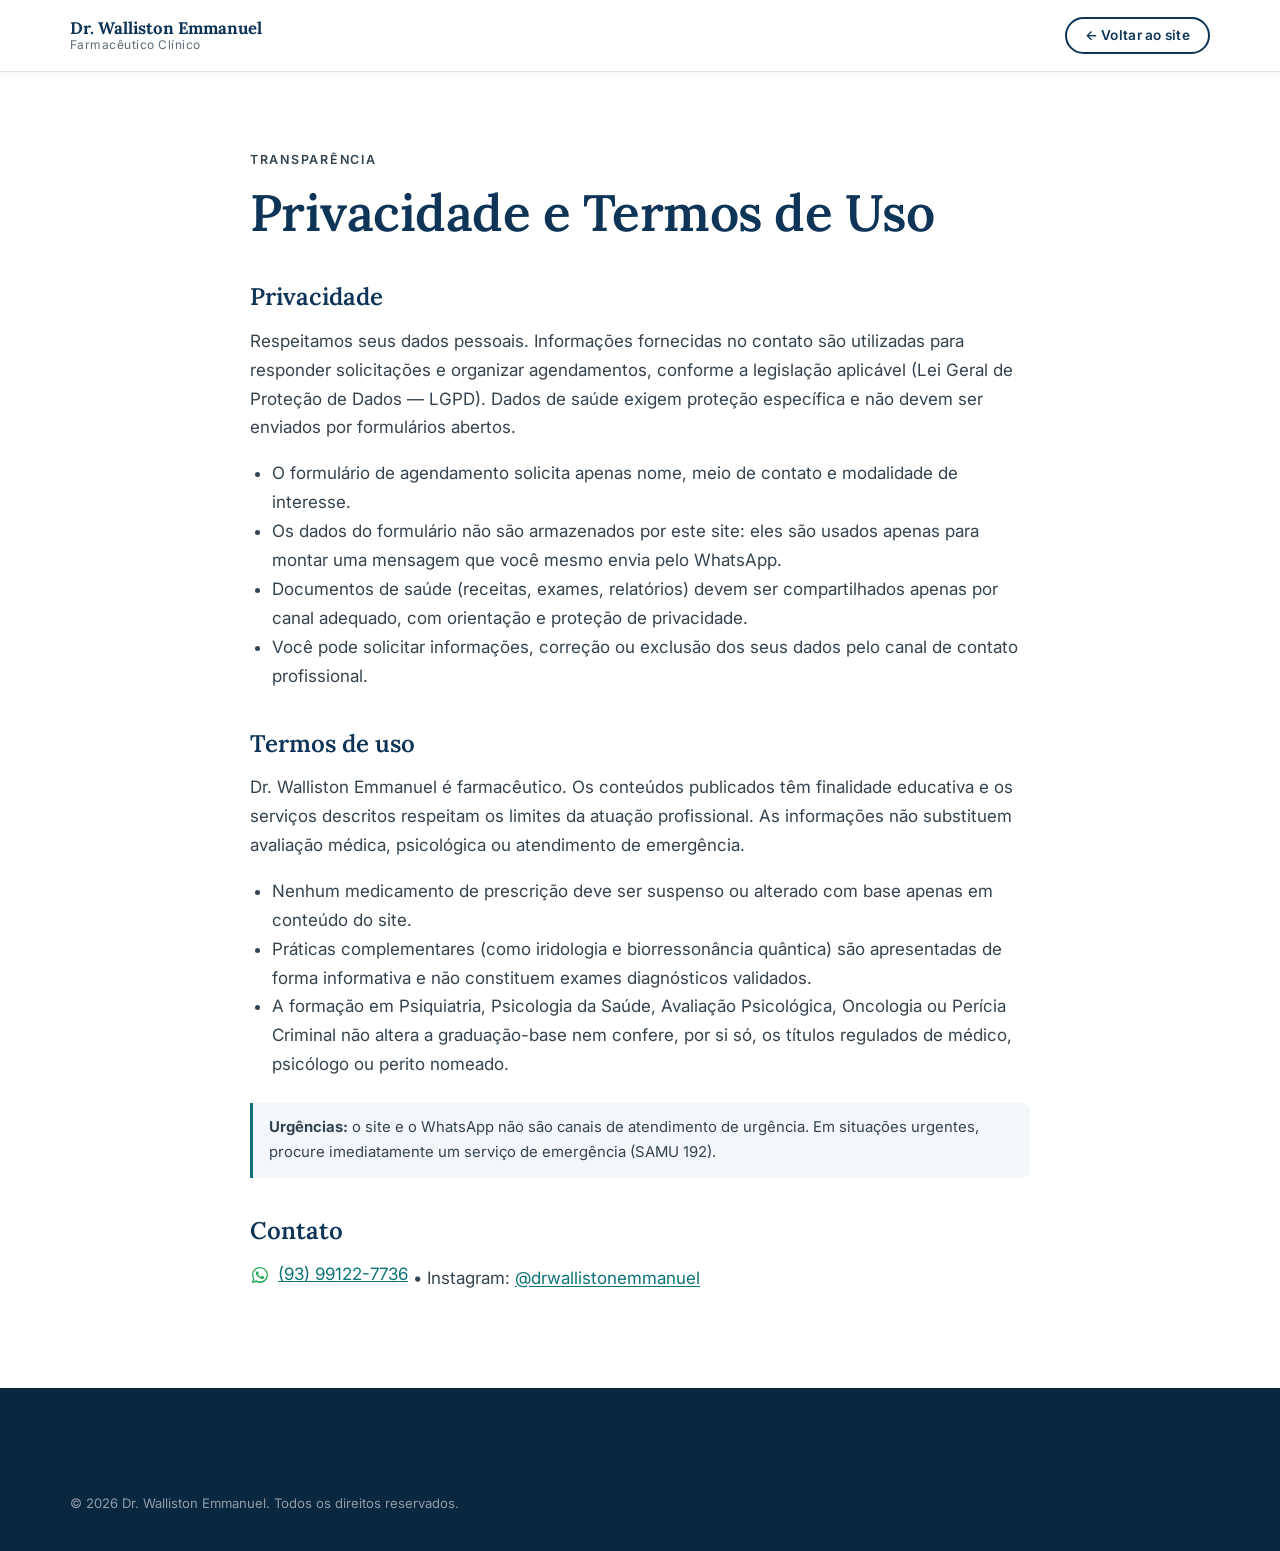
<file: privacidade.html>
<!DOCTYPE html>
<html lang="pt-BR">
<head>
  <meta charset="UTF-8">
  <meta name="viewport" content="width=device-width, initial-scale=1.0">
  <title>Privacidade e Termos | Dr. Walliston Emmanuel</title>
  <meta name="description" content="Política de privacidade e termos de uso do site do farmacêutico clínico Dr. Walliston Emmanuel.">
  <meta name="theme-color" content="#0e3557">
  <link rel="preconnect" href="https://fonts.googleapis.com">
  <link rel="preconnect" href="https://fonts.gstatic.com" crossorigin>
  <link href="https://fonts.googleapis.com/css2?family=Lora:ital,wght@0,500;0,600;0,700;1,500&family=Inter:wght@400;500;600&display=swap" rel="stylesheet">
  <link rel="stylesheet" href="css/style.css">
</head>
<body>
  <header class="header is-scrolled">
    <div class="container header__inner">
      <a href="index.html" class="brand" aria-label="Voltar ao início">
        <span class="brand__text"><strong>Dr. Walliston Emmanuel</strong><small>Farmacêutico Clínico</small></span>
      </a>
      <a href="index.html" class="btn btn--ghost btn--sm">← Voltar ao site</a>
    </div>
  </header>

  <main class="legal-page">
    <div class="container">
      <p class="eyebrow">Transparência</p>
      <h1>Privacidade e Termos de Uso</h1>

      <!-- TODO: a política completa precisa ser personalizada ao funcionamento real do site (responsável, e-mail de contato, ferramentas de analytics etc.). -->

      <h2>Privacidade</h2>
      <p>Respeitamos seus dados pessoais. Informações fornecidas no contato são utilizadas para responder solicitações e organizar agendamentos, conforme a legislação aplicável (Lei Geral de Proteção de Dados — LGPD). Dados de saúde exigem proteção específica e não devem ser enviados por formulários abertos.</p>
      <ul>
        <li>O formulário de agendamento solicita apenas nome, meio de contato e modalidade de interesse.</li>
        <li>Os dados do formulário não são armazenados por este site: eles são usados apenas para montar uma mensagem que você mesmo envia pelo WhatsApp.</li>
        <li>Documentos de saúde (receitas, exames, relatórios) devem ser compartilhados apenas por canal adequado, com orientação e proteção de privacidade.</li>
        <li>Você pode solicitar informações, correção ou exclusão dos seus dados pelo canal de contato profissional.</li>
      </ul>

      <h2>Termos de uso</h2>
      <p>Dr. Walliston Emmanuel é farmacêutico. Os conteúdos publicados têm finalidade educativa e os serviços descritos respeitam os limites da atuação profissional. As informações não substituem avaliação médica, psicológica ou atendimento de emergência.</p>
      <ul>
        <li>Nenhum medicamento de prescrição deve ser suspenso ou alterado com base apenas em conteúdo do site.</li>
        <li>Práticas complementares (como iridologia e biorressonância quântica) são apresentadas de forma informativa e não constituem exames diagnósticos validados.</li>
        <li>A formação em Psiquiatria, Psicologia da Saúde, Avaliação Psicológica, Oncologia ou Perícia Criminal não altera a graduação-base nem confere, por si só, os títulos regulados de médico, psicólogo ou perito nomeado.</li>
      </ul>
      <p class="note"><strong>Urgências:</strong> o site e o WhatsApp não são canais de atendimento de urgência. Em situações urgentes, procure imediatamente um serviço de emergência (SAMU 192).</p>

      <h2>Contato</h2>
      <p><a class="wa-link" href="https://wa.me/5593991227736" target="_blank" rel="noopener"><svg class="wa" viewBox="0 0 32 32" aria-hidden="true"><path d="M16 3C9 3 3.3 8.6 3.3 15.6c0 2.2.6 4.4 1.7 6.3L3 29l7.3-1.9c1.8 1 3.8 1.5 5.8 1.5 7 0 12.7-5.7 12.7-12.6S23 3 16 3zm0 23.1c-1.9 0-3.7-.5-5.3-1.4l-.4-.2-4.3 1.1 1.1-4.2-.3-.4a10.4 10.4 0 0 1-1.6-5.5C5.2 9.8 10 5.1 16 5.1s10.7 4.7 10.7 10.5S21.9 26.1 16 26.1zm5.8-7.8c-.3-.2-1.9-.9-2.2-1-.3-.1-.5-.2-.7.2-.2.3-.8 1-1 1.2-.2.2-.4.2-.7.1-.3-.2-1.3-.5-2.5-1.6-.9-.8-1.6-1.8-1.7-2.1-.2-.3 0-.5.1-.6l.5-.6.3-.5c.1-.2 0-.4 0-.6l-1-2.4c-.3-.6-.5-.5-.7-.5h-.6c-.2 0-.6.1-.9.4-.3.3-1.2 1.1-1.2 2.8s1.2 3.2 1.4 3.5c.2.2 2.4 3.6 5.7 5 .8.4 1.4.6 1.9.7.8.3 1.5.2 2.1.1.6-.1 1.9-.8 2.2-1.5.3-.7.3-1.4.2-1.5-.1-.1-.3-.2-.6-.3z"/></svg>(93) 99122-7736</a> • Instagram: <a href="https://www.instagram.com/drwallistonemmanuel/" target="_blank" rel="noopener">@drwallistonemmanuel</a></p>
    </div>
  </main>

  <footer class="footer">
    <div class="container footer__legal">
      <p class="footer__copy">© 2026 Dr. Walliston Emmanuel. Todos os direitos reservados.</p>
    </div>
  </footer>
</body>
</html>
</file>
<file: css/style.css>
/* ==========================================================
   Dr. Walliston Emmanuel — Site profissional
   Paleta: azul profundo + branco, detalhes em verde-petróleo
   ========================================================== */

:root {
  --navy-900: #0a2740;
  --navy-800: #0e3557;
  --navy-700: #15466f;
  --petrol: #0d7377;
  --petrol-600: #0b6266;
  --petrol-100: #e3f2f1;
  --sky-50: #f3f7fb;
  --sky-100: #e6eef6;
  --ink: #1d2a36;
  --muted: #5b6b7a;
  --line: #dbe4ec;
  --white: #ffffff;
  --whats: #1fa855;

  --radius: 14px;
  --radius-lg: 22px;
  --shadow-sm: 0 2px 8px rgba(10, 39, 64, .06);
  --shadow: 0 12px 32px rgba(10, 39, 64, .10);
  --shadow-lg: 0 24px 60px rgba(10, 39, 64, .16);

  --font-serif: "Lora", Georgia, serif;
  --font-sans: "Inter", system-ui, -apple-system, "Segoe UI", Roboto, sans-serif;

  --header-h: 72px;
}

*, *::before, *::after { box-sizing: border-box; }
html { scroll-behavior: smooth; scroll-padding-top: calc(var(--header-h) + 12px); -webkit-text-size-adjust: 100%; }
body {
  margin: 0;
  font-family: var(--font-sans);
  font-size: clamp(1rem, .96rem + .2vw, 1.0625rem);
  line-height: 1.7;
  color: var(--ink);
  background: var(--white);
  -webkit-font-smoothing: antialiased;
}
img { max-width: 100%; height: auto; display: block; }
a { color: var(--petrol); }
a:hover { color: var(--navy-800); }
h1, h2, h3, h4 { font-family: var(--font-serif); color: var(--navy-800); line-height: 1.25; margin: 0 0 .6em; }
h1 { font-size: clamp(2rem, 1.4rem + 2.6vw, 3.2rem); font-weight: 600; letter-spacing: -.01em; }
h2 { font-size: clamp(1.65rem, 1.3rem + 1.4vw, 2.4rem); font-weight: 600; }
h3 { font-size: 1.2rem; font-weight: 600; }
h4 { font-size: 1.15rem; }
p { margin: 0 0 1em; }
ul, ol { margin: 0; padding: 0; }
:focus-visible { outline: 3px solid var(--petrol); outline-offset: 3px; border-radius: 4px; }

.container { width: 100%; max-width: 1180px; margin: 0 auto; padding: 0 20px; }
.section { padding: clamp(64px, 8vw, 112px) 0; }
.section__head { max-width: 760px; margin: 0 auto 48px; text-align: center; }
.section__head p:last-child { color: var(--muted); }
.section__head--left { text-align: left; margin-left: 0; }
.eyebrow {
  font-family: var(--font-sans);
  font-size: .78rem; font-weight: 600; letter-spacing: .14em; text-transform: uppercase;
  color: var(--petrol); margin-bottom: .8em;
}
.small { font-size: .9rem; color: var(--muted); }
.fineprint { font-size: .85rem; color: var(--muted); border-left: 3px solid var(--line); padding-left: 14px; margin-top: 28px; }

.skip { position: absolute; left: -999px; top: 8px; background: var(--navy-800); color: #fff; padding: 8px 14px; border-radius: 8px; z-index: 200; }
.skip:focus { left: 8px; }

/* ---------- Botões ---------- */
.btn {
  display: inline-flex; align-items: center; justify-content: center; gap: 10px;
  padding: 14px 26px; border-radius: 999px; border: 2px solid transparent;
  font: 600 .95rem/1 var(--font-sans); letter-spacing: .02em; text-decoration: none; cursor: pointer;
  transition: transform .2s, box-shadow .2s, background .2s, color .2s, border-color .2s;
}
.btn:hover { transform: translateY(-2px); }
.btn svg { width: 20px; height: 20px; fill: none; stroke: currentColor; stroke-width: 2; }
.btn--primary { background: var(--navy-800); color: #fff; box-shadow: 0 8px 20px rgba(14, 53, 87, .25); }
.btn--primary:hover { background: var(--navy-700); color: #fff; }
.btn--ghost { border-color: var(--navy-800); color: var(--navy-800); background: transparent; }
.btn--ghost:hover { background: var(--navy-800); color: #fff; }
.btn--light { background: #fff; color: var(--navy-800); }
.btn--light:hover { background: var(--petrol-100); color: var(--navy-900); }
.btn--whats { background: var(--whats); color: #fff; box-shadow: 0 8px 20px rgba(31, 168, 85, .3); }
.btn--whats:hover { background: #188e47; color: #fff; }
.btn--sm { padding: 10px 18px; font-size: .85rem; }
.btn--block { width: 100%; }

/* ---------- Cabeçalho ---------- */
.header {
  position: sticky; top: 0; z-index: 100; height: var(--header-h);
  background: rgba(255, 255, 255, .92); backdrop-filter: saturate(160%) blur(10px);
  border-bottom: 1px solid transparent; transition: border-color .3s, box-shadow .3s;
}
.header.is-scrolled { border-color: var(--line); box-shadow: var(--shadow-sm); }
.header__inner { display: flex; align-items: center; justify-content: space-between; height: 100%; gap: 20px; }
.brand { display: flex; align-items: center; gap: 12px; text-decoration: none; color: var(--navy-800); }
.brand__mark {
  display: grid; place-items: center; width: 44px; height: 44px; border-radius: 12px; flex-shrink: 0;
  background: linear-gradient(135deg, var(--navy-800), var(--petrol));
  color: #fff; font: 700 1rem var(--font-serif); letter-spacing: .04em;
}
.brand__text { display: flex; flex-direction: column; line-height: 1.2; }
.brand__text strong { font-family: var(--font-serif); font-size: 1.05rem; white-space: nowrap; }
.brand__text small { white-space: nowrap; }
.nav__cta { white-space: nowrap; }
@media (min-width: 1141px) and (max-width: 1440px) { .nav__cta { display: none; } }
.brand__text small { font-size: .75rem; color: var(--muted); letter-spacing: .04em; }
.brand--light, .brand--light:hover { color: #fff; }
.brand--light small { color: rgba(255, 255, 255, .7); }

.nav { display: flex; align-items: center; gap: 20px; }
.nav ul { display: flex; list-style: none; gap: 2px; }
.nav ul a {
  display: block; padding: 8px 10px; border-radius: 8px;
  color: var(--ink); text-decoration: none; font-size: .88rem; font-weight: 500; white-space: nowrap;
  transition: color .2s, background .2s;
}
.nav ul a:hover, .nav ul a.is-active { color: var(--petrol); background: var(--petrol-100); }

.nav-toggle { display: none; width: 44px; height: 44px; border: 0; background: transparent; cursor: pointer; padding: 10px; }
.nav-toggle span { display: block; height: 2px; background: var(--navy-800); border-radius: 2px; margin: 5px 0; transition: transform .3s, opacity .3s; }
.nav-toggle[aria-expanded="true"] span:nth-child(1) { transform: translateY(7px) rotate(45deg); }
.nav-toggle[aria-expanded="true"] span:nth-child(2) { opacity: 0; }
.nav-toggle[aria-expanded="true"] span:nth-child(3) { transform: translateY(-7px) rotate(-45deg); }

@media (max-width: 1140px) {
  .nav-toggle { display: block; }
  .nav {
    position: fixed; inset: var(--header-h) 0 auto 0; flex-direction: column; align-items: stretch; gap: 16px;
    background: #fff; padding: 16px 20px 28px; border-bottom: 1px solid var(--line); box-shadow: var(--shadow);
    transform: translateY(-12px); opacity: 0; visibility: hidden; transition: all .25s ease;
    max-height: calc(100dvh - var(--header-h)); overflow-y: auto;
  }
  .nav.is-open { transform: none; opacity: 1; visibility: visible; }
  .nav ul { flex-direction: column; }
  .nav ul a { padding: 12px 10px; font-size: 1rem; border-bottom: 1px solid var(--sky-100); border-radius: 0; }
}

/* ---------- Hero ---------- */
.hero {
  position: relative; overflow: hidden;
  background:
    radial-gradient(900px 500px at 85% 10%, rgba(13, 115, 119, .12), transparent 60%),
    linear-gradient(180deg, var(--sky-50), #fff);
  padding: clamp(40px, 6vw, 80px) 0 clamp(56px, 7vw, 96px);
}
.hero__inner { display: grid; grid-template-columns: 1.15fr .85fr; gap: clamp(32px, 5vw, 72px); align-items: center; }
.hero__sub { font-size: 1.1rem; color: var(--muted); max-width: 600px; }
.hero__call {
  font-family: var(--font-serif); font-style: italic; font-size: 1.12rem; color: var(--navy-700);
  border-left: 3px solid var(--petrol); padding-left: 16px; max-width: 560px;
}
.hero__actions { display: flex; flex-wrap: wrap; gap: 14px; margin: 28px 0 36px; }
.hero__facts { display: flex; flex-wrap: wrap; gap: 14px 36px; list-style: none; padding-top: 24px; border-top: 1px solid var(--line); }
.hero__facts li { display: flex; flex-direction: column; }
.hero__facts strong { font-family: var(--font-serif); font-size: 1.5rem; color: var(--navy-800); }
.hero__facts span { font-size: .85rem; color: var(--muted); max-width: 180px; line-height: 1.4; }

.hero__photo { position: relative; margin: 0; }
.hero__photo::before {
  content: ""; position: absolute; inset: 24px -24px -24px 24px; border-radius: var(--radius-lg);
  background: linear-gradient(135deg, var(--petrol), var(--navy-800)); opacity: .9; z-index: 0;
}
.hero__photo img { position: relative; z-index: 1; border-radius: var(--radius-lg); box-shadow: var(--shadow-lg); aspect-ratio: 4/5; object-fit: cover; width: 100%; }
.hero__badge {
  position: absolute; z-index: 2; left: -20px; bottom: 32px;
  display: flex; align-items: center; gap: 10px;
  background: #fff; padding: 12px 18px; border-radius: 999px; box-shadow: var(--shadow);
  font-size: .85rem; font-weight: 600; color: var(--navy-800);
}
.dot { width: 10px; height: 10px; border-radius: 50%; background: var(--whats); box-shadow: 0 0 0 0 rgba(31, 168, 85, .6); animation: pulse 2s infinite; }
@keyframes pulse { 70% { box-shadow: 0 0 0 10px rgba(31, 168, 85, 0); } 100% { box-shadow: 0 0 0 0 rgba(31, 168, 85, 0); } }

/* ---------- Boas-vindas / Pilares ---------- */
.welcome__intro { max-width: 820px; margin: 0 auto 56px; text-align: center; }
.welcome__intro p { font-size: 1.1rem; color: var(--muted); }
.pillars__title { text-align: center; font-size: 1.4rem; margin-bottom: 28px; }
.pillars { display: grid; grid-template-columns: repeat(3, 1fr); gap: 24px; }
.pillar {
  background: #fff; border: 1px solid var(--line); border-radius: var(--radius-lg); padding: 32px 28px;
  transition: transform .3s, box-shadow .3s, border-color .3s;
}
.pillar:hover { transform: translateY(-6px); box-shadow: var(--shadow); border-color: transparent; }
.pillar__icon { width: 56px; height: 56px; border-radius: 16px; background: var(--petrol-100); display: grid; place-items: center; margin-bottom: 20px; }
.pillar__icon svg { width: 28px; height: 28px; fill: none; stroke: var(--petrol); stroke-width: 1.8; stroke-linecap: round; stroke-linejoin: round; }
.pillar p { color: var(--muted); margin: 0; }

/* ---------- Quem sou ---------- */
.about { background: var(--sky-50); }
.about__inner { display: grid; grid-template-columns: .8fr 1.2fr; gap: clamp(32px, 5vw, 72px); align-items: start; }
.about__photo { margin: 0; position: sticky; top: calc(var(--header-h) + 24px); }
.about__photo img { border-radius: var(--radius-lg); box-shadow: var(--shadow); aspect-ratio: 4/5; object-fit: cover; width: 100%; }
.about__role { font-weight: 600; color: var(--petrol); margin-top: -.4em; }
.crf { color: var(--muted); font-weight: 500; }
.about__text > p { color: #34434f; }
.signature {
  margin: 32px 0; padding: 28px 32px; border-radius: var(--radius);
  background: linear-gradient(135deg, var(--navy-800), var(--navy-700)); color: #fff; position: relative;
}
.signature::before { content: "“"; position: absolute; top: -18px; left: 20px; font: 700 5rem/1 var(--font-serif); color: var(--petrol); opacity: .9; }
.signature p { font-family: var(--font-serif); font-size: 1.35rem; font-style: italic; margin: 0 0 .4em; }
.signature cite { font-style: normal; font-size: .9rem; opacity: .8; }
.about__actions { display: flex; flex-wrap: wrap; gap: 14px; }

/* ---------- Serviços ---------- */
.filters { display: flex; flex-wrap: wrap; justify-content: center; gap: 10px; margin-bottom: 36px; }
.filter {
  border: 1px solid var(--line); background: #fff; color: var(--ink); cursor: pointer;
  padding: 9px 18px; border-radius: 999px; font: 500 .88rem var(--font-sans); transition: all .2s;
}
.filter:hover { border-color: var(--petrol); color: var(--petrol); }
.filter.is-active { background: var(--petrol); border-color: var(--petrol); color: #fff; }

.cards { display: grid; grid-template-columns: repeat(auto-fill, minmax(280px, 1fr)); gap: 22px; }
.card {
  display: flex; flex-direction: column; align-items: flex-start;
  background: #fff; border: 1px solid var(--line); border-radius: var(--radius); padding: 26px 24px;
  transition: transform .25s, box-shadow .25s, border-color .25s, opacity .3s;
  position: relative; overflow: hidden;
}
.card::after { content: ""; position: absolute; left: 0; top: 0; height: 3px; width: 0; background: linear-gradient(90deg, var(--petrol), var(--navy-700)); transition: width .35s; }
.card:hover { transform: translateY(-4px); box-shadow: var(--shadow); border-color: transparent; }
.card:hover::after { width: 100%; }
.card.is-hidden { display: none; }
.card__tag { display: inline-block; font-size: .72rem; font-weight: 600; letter-spacing: .08em; text-transform: uppercase; color: var(--petrol); background: var(--petrol-100); padding: 4px 10px; border-radius: 999px; margin-bottom: 14px; }
.card h3 { font-size: 1.12rem; }
.card > p { color: var(--muted); font-size: .95rem; flex-grow: 1; }
.card__more {
  border: 0; background: none; padding: 0; cursor: pointer;
  font: 600 .9rem var(--font-sans); color: var(--navy-800); display: inline-flex; align-items: center; gap: 6px;
}
.card__more::after { content: "→"; transition: transform .2s; }
.card__more:hover::after { transform: translateX(4px); }

.note { background: var(--sky-50); border-left: 3px solid var(--petrol); padding: 12px 16px; border-radius: 0 8px 8px 0; font-size: .93rem; color: #34434f; }

.cta-inline {
  margin-top: 48px; padding: 28px 32px; border-radius: var(--radius-lg);
  background: var(--petrol-100); display: flex; align-items: center; justify-content: space-between; gap: 20px; flex-wrap: wrap;
}
.cta-inline p { margin: 0; font-family: var(--font-serif); font-size: 1.15rem; color: var(--navy-800); max-width: 640px; }

/* ---------- Modal ---------- */
.modal { position: fixed; inset: 0; z-index: 300; display: grid; place-items: center; padding: 20px; }
.modal[hidden] { display: none; }
.modal__backdrop { position: absolute; inset: 0; background: rgba(10, 39, 64, .55); backdrop-filter: blur(3px); animation: fade .25s; }
.modal__box {
  position: relative; background: #fff; border-radius: var(--radius-lg); padding: 40px 36px 32px;
  max-width: 640px; width: 100%; max-height: 88dvh; overflow-y: auto; box-shadow: var(--shadow-lg);
  animation: rise .3s ease;
}
.modal__box h3 { font-size: 1.5rem; }
.modal__box #modal-body p { color: #34434f; }
.modal__box #modal-body ul { padding-left: 1.3em; margin: 0 0 1em; color: #34434f; }
.modal__box #modal-body li { margin-bottom: .4em; }
.modal__box .btn { margin-top: 8px; }
.modal__close { position: absolute; top: 14px; right: 16px; width: 40px; height: 40px; border: 0; border-radius: 50%; background: var(--sky-100); font-size: 1.6rem; line-height: 1; color: var(--navy-800); cursor: pointer; }
.modal__close:hover { background: var(--line); }
body.no-scroll { overflow: hidden; }
@keyframes fade { from { opacity: 0; } }
@keyframes rise { from { opacity: 0; transform: translateY(20px) scale(.98); } }

/* ---------- Formação ---------- */
.formation { background: linear-gradient(180deg, #fff, var(--sky-50)); }
.formation__inner { display: grid; grid-template-columns: .9fr 1.1fr; gap: clamp(32px, 5vw, 72px); align-items: start; }
.formation__aside { position: sticky; top: calc(var(--header-h) + 24px); }
.formation__aside > p { color: var(--muted); }
.stats { display: flex; gap: 16px; margin: 28px 0; }
.stats div { flex: 1; background: var(--navy-800); color: #fff; border-radius: var(--radius); padding: 20px; }
.stats strong { display: block; font: 600 2.2rem/1.1 var(--font-serif); }
.stats span { font-size: .85rem; opacity: .8; }
.formation__photo { margin: 0; }
.formation__photo img { border-radius: var(--radius-lg); aspect-ratio: 16/11; object-fit: cover; object-position: center 22%; width: 100%; box-shadow: var(--shadow); }

.degrees { list-style: none; counter-reset: deg; display: grid; gap: 12px; }
.degrees li {
  counter-increment: deg; position: relative;
  background: #fff; border: 1px solid var(--line); border-radius: var(--radius); padding: 16px 20px 16px 68px;
  transition: border-color .2s, transform .2s;
}
.degrees li:hover { border-color: var(--petrol); transform: translateX(4px); }
.degrees li::before {
  content: counter(deg, decimal-leading-zero); position: absolute; left: 18px; top: 50%; transform: translateY(-50%);
  font: 600 1.05rem var(--font-serif); color: var(--petrol);
  width: 36px; height: 36px; border-radius: 10px; background: var(--petrol-100); display: grid; place-items: center;
}
.degrees h3 { font-size: 1.02rem; margin: 0 0 2px; }
.degrees span { font-size: .87rem; color: var(--muted); }

.other-studies { margin-top: 36px; }
.chips { list-style: none; display: flex; flex-wrap: wrap; gap: 10px; }
.chips li { background: #fff; border: 1px dashed var(--petrol); color: var(--petrol-600); padding: 8px 16px; border-radius: 999px; font-size: .9rem; }

/* ---------- Como funciona ---------- */
.steps { list-style: none; display: grid; grid-template-columns: repeat(3, 1fr); gap: 22px; margin-bottom: 72px; }
.step { position: relative; padding: 28px 24px 24px; border-radius: var(--radius); background: var(--sky-50); }
.step__n {
  display: grid; place-items: center; width: 44px; height: 44px; border-radius: 50%; margin-bottom: 16px;
  background: var(--navy-800); color: #fff; font: 600 1.1rem var(--font-serif);
}
.step h3 { font-size: 1.1rem; }
.step p { color: var(--muted); margin: 0; font-size: .95rem; }

.modes { display: grid; grid-template-columns: .8fr 1.2fr; gap: clamp(28px, 4vw, 56px); align-items: center; }
.modes__photo { margin: 0; }
.modes__photo img { border-radius: var(--radius-lg); aspect-ratio: 4/5; object-fit: cover; width: 100%; box-shadow: var(--shadow); }
.modes__cards { display: grid; gap: 18px; }
.mode { border: 1px solid var(--line); border-radius: var(--radius); padding: 24px 26px; background: #fff; }
.mode h3 { display: flex; align-items: center; gap: 12px; font-size: 1.15rem; }
.mode h3 svg { width: 26px; height: 26px; fill: none; stroke: var(--petrol); stroke-width: 1.8; stroke-linecap: round; stroke-linejoin: round; flex-shrink: 0; }
.mode p { color: #34434f; }
.mode p:last-child { margin-bottom: 0; }
.mode--highlight { background: var(--petrol-100); border-color: transparent; }
.checklist { list-style: none; display: grid; gap: 6px; margin-bottom: 14px; }
.checklist li { position: relative; padding-left: 28px; }
.checklist li::before { content: "✓"; position: absolute; left: 0; top: 0; color: var(--petrol); font-weight: 700; }

/* ---------- Para quem é ---------- */
.who { background: linear-gradient(135deg, var(--navy-900), var(--navy-700)); color: #fff; }
.who h2 { color: #fff; }
.who .eyebrow { color: #7fd1cf; }
.who__inner { display: grid; grid-template-columns: .9fr 1.1fr; gap: clamp(32px, 5vw, 72px); align-items: center; }
.who__text p { color: rgba(255, 255, 255, .82); font-size: 1.08rem; margin-bottom: 28px; }
.who__list { list-style: none; display: grid; grid-template-columns: 1fr 1fr; gap: 14px; }
.who__list li {
  position: relative; padding: 18px 18px 18px 50px; border-radius: var(--radius);
  background: rgba(255, 255, 255, .07); border: 1px solid rgba(255, 255, 255, .12); font-size: .95rem; line-height: 1.5;
}
.who__list li::before {
  content: ""; position: absolute; left: 18px; top: 22px; width: 18px; height: 18px; border-radius: 50%;
  background: #7fd1cf url("data:image/svg+xml,%3Csvg xmlns='http://www.w3.org/2000/svg' viewBox='0 0 24 24' fill='none' stroke='%230a2740' stroke-width='3.5' stroke-linecap='round' stroke-linejoin='round'%3E%3Cpath d='M5 12l5 5L20 7'/%3E%3C/svg%3E") center/12px no-repeat;
}

/* ---------- Conteúdos ---------- */
.topics { display: grid; grid-template-columns: repeat(4, 1fr); gap: 18px; }
.topic {
  display: block; padding: 24px 22px; border-radius: var(--radius); border: 1px solid var(--line);
  text-decoration: none; color: inherit; background: #fff; transition: transform .25s, box-shadow .25s, border-color .25s;
}
.topic:hover { transform: translateY(-4px); box-shadow: var(--shadow); border-color: transparent; color: inherit; }
.topic h3 { font-size: 1.05rem; }
.topic p { color: var(--muted); font-size: .92rem; margin: 0; }
.topic--ig { background: linear-gradient(135deg, var(--petrol), var(--navy-800)); border: 0; }
.topic--ig h3, .topic--ig p { color: #fff; }
.topic--ig p { opacity: .85; }
.topic--ig svg { width: 30px; height: 30px; fill: none; stroke: #fff; stroke-width: 1.8; margin-bottom: 12px; }

.partners {
  margin-top: 80px; display: grid; grid-template-columns: .8fr 1.2fr; gap: 40px;
  padding: clamp(28px, 4vw, 48px); border-radius: var(--radius-lg); background: var(--sky-50);
}
.partners p { color: #34434f; }

/* ---------- FAQ ---------- */
.faq { background: var(--sky-50); }
.faq__inner { display: grid; grid-template-columns: .7fr 1.3fr; gap: clamp(28px, 5vw, 64px); align-items: start; }
.faq .section__head { position: sticky; top: calc(var(--header-h) + 24px); margin-bottom: 0; }
.accordion { display: grid; gap: 10px; }
.accordion details { background: #fff; border: 1px solid var(--line); border-radius: var(--radius); transition: border-color .2s, box-shadow .2s; }
.accordion details[open] { border-color: var(--petrol); box-shadow: var(--shadow-sm); }
.accordion summary {
  list-style: none; cursor: pointer; padding: 18px 56px 18px 22px; position: relative;
  font-weight: 600; color: var(--navy-800);
}
.accordion summary::-webkit-details-marker { display: none; }
.accordion summary::after {
  content: "+"; position: absolute; right: 18px; top: 50%; transform: translateY(-50%);
  width: 28px; height: 28px; border-radius: 50%; display: grid; place-items: center;
  background: var(--petrol-100); color: var(--petrol); font-size: 1.2rem; font-weight: 500; transition: transform .25s;
}
.accordion details[open] summary::after { content: "−"; }
.accordion details p { padding: 0 22px 20px; margin: 0; color: var(--muted); }

/* ---------- Contato ---------- */
.contact__inner { display: grid; grid-template-columns: 1.1fr .9fr; gap: clamp(32px, 5vw, 72px); align-items: start; }
.contact__info > p { color: var(--muted); }
.contact__list { list-style: none; display: grid; gap: 16px; margin: 28px 0 32px; }
.contact__list li { display: flex; gap: 16px; align-items: flex-start; }
.contact__list svg {
  width: 46px; height: 46px; padding: 11px; border-radius: 12px; flex-shrink: 0;
  background: var(--petrol-100); fill: none; stroke: var(--petrol); stroke-width: 1.8; stroke-linecap: round; stroke-linejoin: round;
}
.contact__list span { display: block; font-size: .78rem; font-weight: 600; letter-spacing: .1em; text-transform: uppercase; color: var(--muted); }
.contact__list a { font-weight: 600; font-size: 1.1rem; text-decoration: none; color: var(--navy-800); }
.contact__list a:hover { color: var(--petrol); }
.contact__photo { margin: 0; }
.contact__photo img { border-radius: var(--radius-lg); aspect-ratio: 16/10; object-fit: cover; object-position: center 20%; width: 100%; box-shadow: var(--shadow); }

.contact__form {
  position: sticky; top: calc(var(--header-h) + 24px);
  background: #fff; border: 1px solid var(--line); border-radius: var(--radius-lg); padding: 32px 28px; box-shadow: var(--shadow);
}
.contact__form h3 { font-size: 1.4rem; margin-bottom: .3em; }
.contact__form label { display: block; font-weight: 600; font-size: .9rem; margin: 18px 0 6px; color: var(--navy-800); }
.contact__form input[type="text"] {
  width: 100%; padding: 13px 16px; border: 1.5px solid var(--line); border-radius: 10px;
  font: 1rem var(--font-sans); color: var(--ink); transition: border-color .2s, box-shadow .2s; background: #fff;
}
.contact__form input[type="text"]:focus { outline: none; border-color: var(--petrol); box-shadow: 0 0 0 4px var(--petrol-100); }
.contact__form input.is-invalid { border-color: #c0392b; }
.contact__form fieldset { border: 0; padding: 0; margin: 22px 0 24px; }
.contact__form legend { font-weight: 600; font-size: .9rem; color: var(--navy-800); margin-bottom: 8px; }
.contact__form .radio { display: flex; align-items: center; gap: 10px; font-weight: 400; margin: 8px 0; cursor: pointer; color: var(--ink); }
.contact__form .radio input { width: 18px; height: 18px; accent-color: var(--petrol); }
.form__error { color: #c0392b; font-size: .9rem; font-weight: 500; }

/* ---------- Rodapé ---------- */
.footer { background: var(--navy-900); color: rgba(255, 255, 255, .78); padding: 64px 0 28px; font-size: .93rem; }
.footer a { color: rgba(255, 255, 255, .85); text-decoration: none; }
.footer a:hover { color: #7fd1cf; }
.footer__inner { display: grid; grid-template-columns: 1.3fr 1fr 1fr; gap: 40px; padding-bottom: 36px; border-bottom: 1px solid rgba(255, 255, 255, .12); }
.footer__quote { font-family: var(--font-serif); font-style: italic; margin-top: 18px; color: rgba(255, 255, 255, .7); }
.footer__nav, .footer__contact { display: flex; flex-direction: column; gap: 10px; }
.footer__legal { padding-top: 24px; font-size: .82rem; color: rgba(255, 255, 255, .55); }
.footer__legal p { margin-bottom: .7em; max-width: 920px; }
.footer__copy { margin-top: 16px; }

/* ---------- WhatsApp flutuante ---------- */
.whats-float {
  position: fixed; right: 20px; bottom: 20px; z-index: 150;
  display: flex; align-items: center; gap: 8px;
  background: var(--whats); color: #fff; text-decoration: none;
  padding: 12px 20px 12px 14px; border-radius: 999px; box-shadow: 0 10px 28px rgba(31, 168, 85, .4);
  font-weight: 600; transition: transform .2s, box-shadow .2s;
}
.whats-float:hover { color: #fff; transform: translateY(-3px) scale(1.03); box-shadow: 0 14px 34px rgba(31, 168, 85, .5); }
.whats-float svg { width: 30px; height: 30px; }

/* ---------- Animações de entrada ---------- */
.js .reveal { opacity: 0; transform: translateY(24px); transition: opacity .7s ease, transform .7s ease; }
.js .reveal.is-visible { opacity: 1; transform: none; }
@media (prefers-reduced-motion: reduce) {
  html { scroll-behavior: auto; }
  *, *::before, *::after { animation: none !important; transition: none !important; }
  .js .reveal { opacity: 1; transform: none; }
}

/* ---------- Página de privacidade ---------- */
.legal-page { padding: clamp(48px, 6vw, 88px) 0; }
.legal-page .container { max-width: 820px; }
.legal-page h2 { font-size: 1.5rem; margin-top: 1.6em; }
.legal-page p, .legal-page li { color: #34434f; }
.legal-page ul { padding-left: 1.3em; margin-bottom: 1em; }
.legal-page .note { margin: 24px 0; }

/* ---------- Responsivo ---------- */
@media (max-width: 980px) {
  .hero__inner, .about__inner, .formation__inner, .modes, .who__inner, .faq__inner, .contact__inner, .partners { grid-template-columns: 1fr; }
  .hero__photo { max-width: 440px; margin: 0 auto; order: -1; }
  .hero__photo::before { inset: 16px -16px -16px 16px; }
  .hero__badge { left: 50%; transform: translateX(-50%); bottom: -18px; white-space: nowrap; }
  .about__photo, .formation__aside, .faq .section__head, .contact__form { position: static; }
  .about__photo { max-width: 420px; }
  .modes__photo { max-width: 420px; }
  .steps { grid-template-columns: repeat(2, 1fr); }
  .topics { grid-template-columns: repeat(2, 1fr); }
  .pillars { grid-template-columns: 1fr; }
  .footer__inner { grid-template-columns: 1fr 1fr; }
  .footer__brand { grid-column: 1 / -1; }
}
@media (max-width: 640px) {
  :root { --header-h: 64px; }
  .container { padding: 0 16px; }
  .brand__text small { display: none; }
  .brand__mark { width: 40px; height: 40px; }
  .hero__actions .btn, .about__actions .btn { flex: 1 1 100%; }
  .steps, .topics, .who__list { grid-template-columns: 1fr; }
  .cards { grid-template-columns: 1fr; }
  .filters { justify-content: flex-start; flex-wrap: nowrap; overflow-x: auto; margin: 0 -16px 28px; padding: 0 16px 6px; scrollbar-width: none; }
  .filters::-webkit-scrollbar { display: none; }
  .filter { flex-shrink: 0; }
  .cta-inline { padding: 24px 20px; }
  .cta-inline .btn { width: 100%; }
  .modal__box { padding: 36px 22px 24px; }
  .contact__form { padding: 26px 20px; }
  .footer__inner { grid-template-columns: 1fr; }
  .whats-float { padding: 14px; right: 16px; bottom: 16px; }
  .whats-float span { display: none; }
  .signature { padding: 24px 22px; }
  .signature p { font-size: 1.15rem; }
}

/* ---------- Logo do WhatsApp ---------- */
svg.wa { fill: currentColor !important; stroke: none !important; }
.btn svg.wa { width: 22px; height: 22px; }
.contact__list svg.wa { color: var(--whats); background: #e3f6ea; }
.wa-link { display: inline-flex; align-items: center; gap: 8px; }
.wa-link svg.wa { width: 20px; height: 20px; color: var(--whats); }
.footer .wa-link svg.wa { color: #4ad27f; }
</file>
